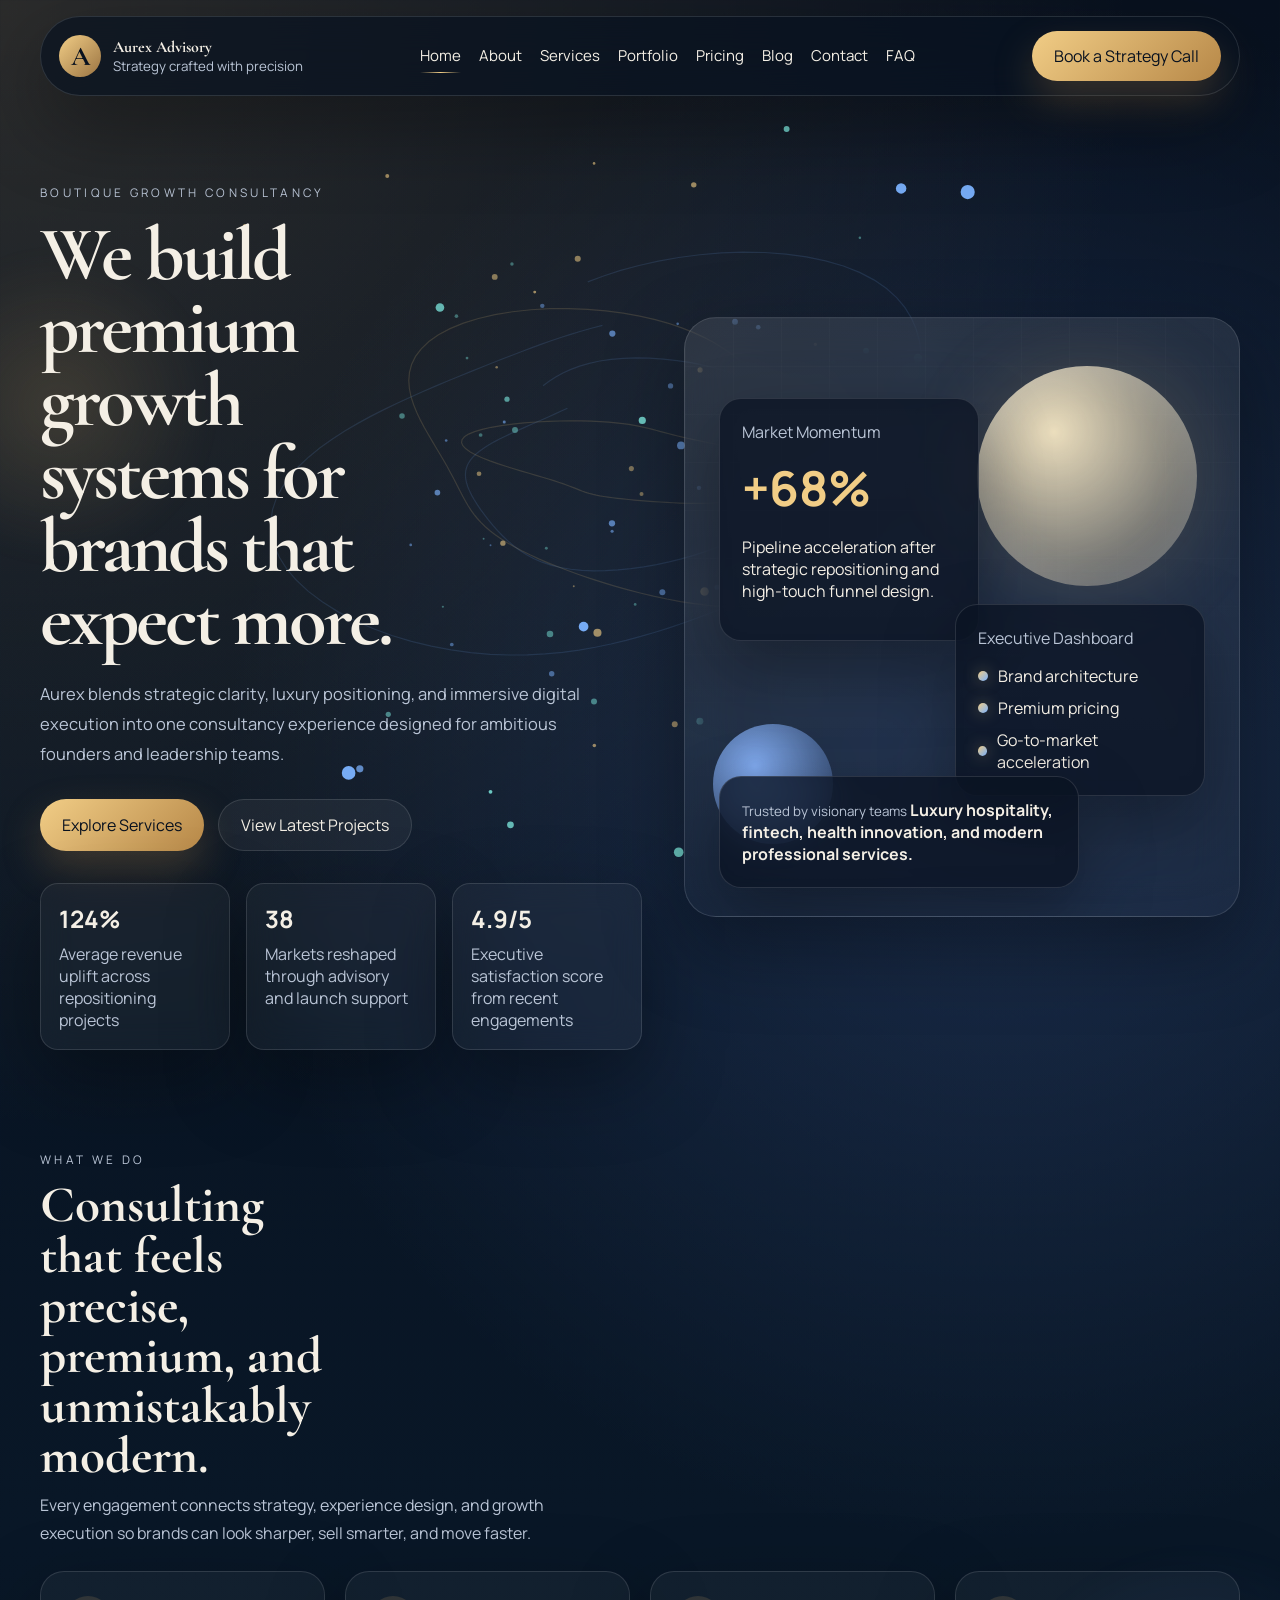
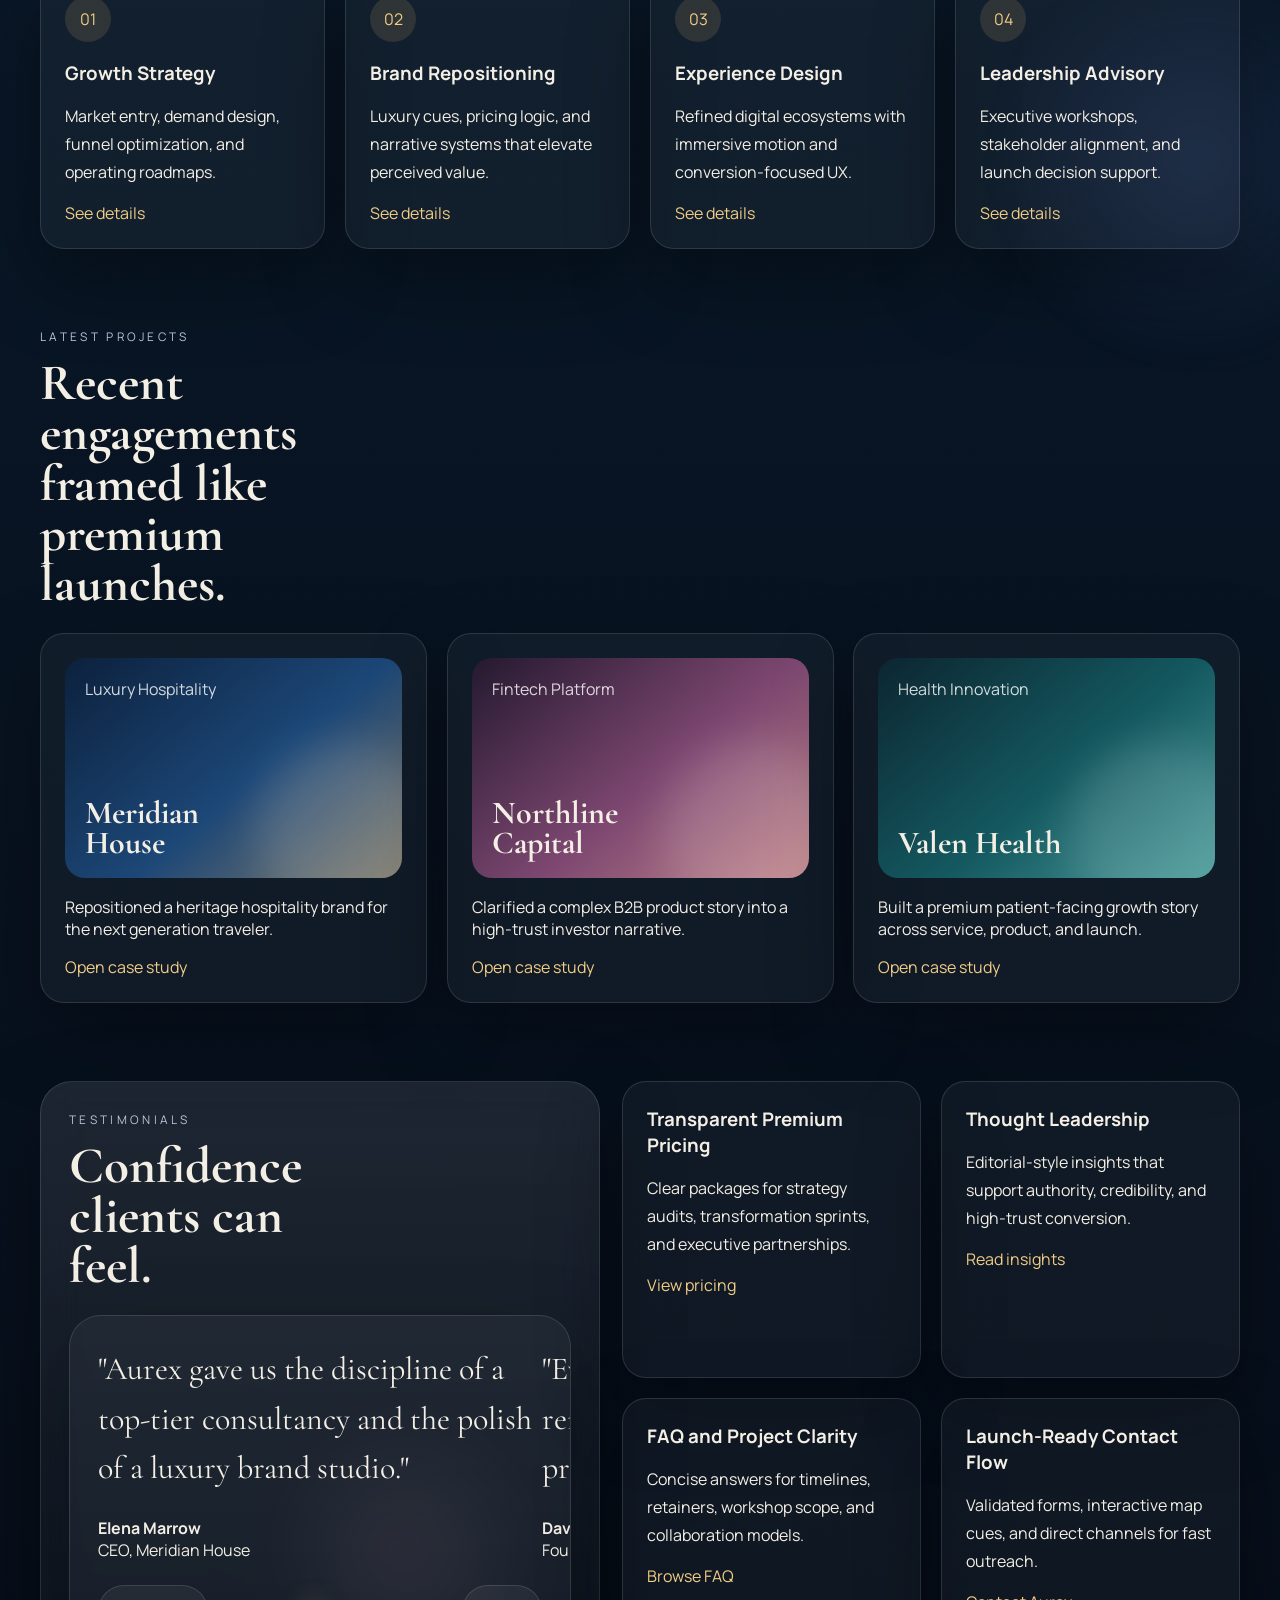
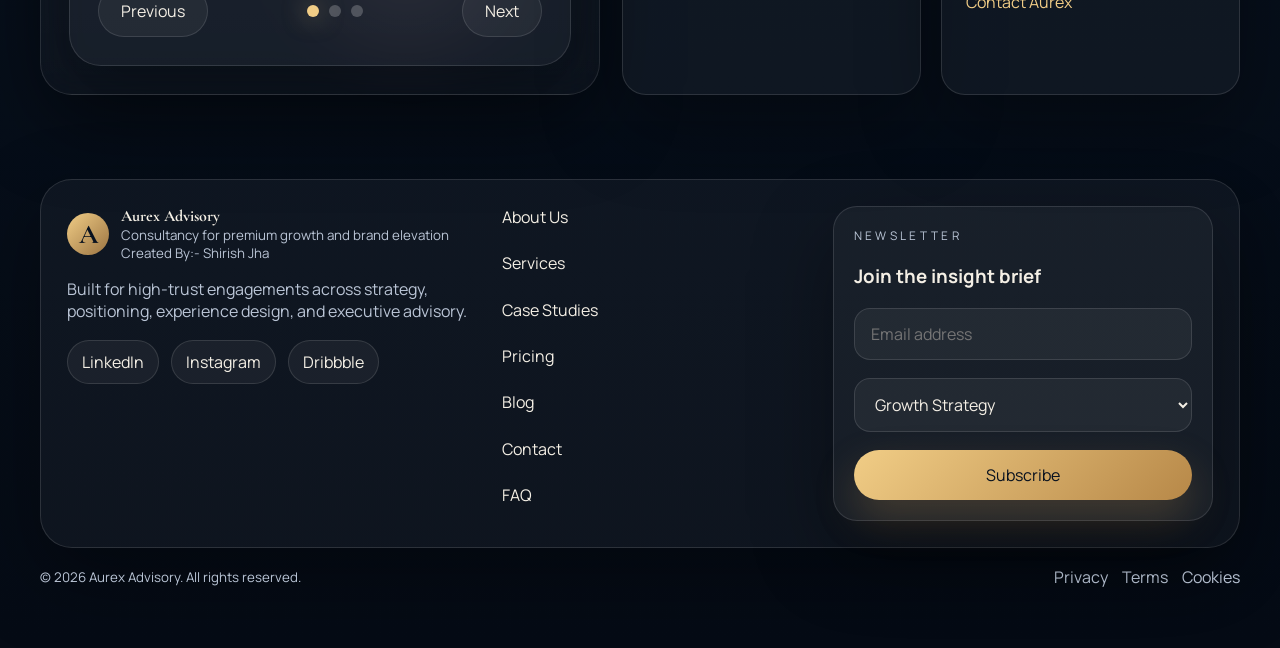
<file: index.html>
<!DOCTYPE html>
<html lang="en">
<head>
  <meta charset="UTF-8">
  <meta name="viewport" content="width=device-width, initial-scale=1.0">
  <title>Aurex Advisory | Premium Consultancy</title>
  <meta name="description" content="A fully interactive, ready-to-publish consultancy website with premium design, immersive motion, and polished multi-page UX.">
  <link rel="preconnect" href="https://fonts.googleapis.com">
  <link rel="preconnect" href="https://fonts.gstatic.com" crossorigin>
  <link href="https://fonts.googleapis.com/css2?family=Cormorant+Garamond:wght@500;600;700&family=Manrope:wght@400;500;600;700;800&display=swap" rel="stylesheet">
  <link rel="stylesheet" href="./index.css">
</head>
<body data-page="home">
  <div class="page-shell">
    <div class="ambient ambient-one" data-parallax data-speed="0.08"></div>
    <div class="ambient ambient-two" data-parallax data-speed="-0.06"></div>
    <div class="ambient ambient-three" data-parallax data-speed="0.12"></div>

    <header class="topbar">
      <a class="brand" href="./index.html">
        <span class="brand-mark">A</span>
        <span class="brand-copy">
          <strong>Aurex Advisory</strong>
          <small>Strategy crafted with precision</small>
        </span>
      </a>
      <nav class="nav">
        <a href="./index.html" data-nav="home">Home</a>
        <a href="./about.html" data-nav="about">About</a>
        <a href="./services.html" data-nav="services">Services</a>
        <a href="./portfolio.html" data-nav="portfolio">Portfolio</a>
        <a href="./pricing.html" data-nav="pricing">Pricing</a>
        <a href="./blog.html" data-nav="blog">Blog</a>
        <a href="./contact.html" data-nav="contact">Contact</a>
        <a href="./faq.html" data-nav="faq">FAQ</a>
      </nav>
      <a class="button magnetic" href="./contact.html">Book a Strategy Call</a>
    </header>

    <main>
      <section class="hero reveal">
        <div>
          <p class="eyebrow">Boutique Growth Consultancy</p>
          <h1>We build premium growth systems for brands that expect more.</h1>
          <p class="lede">
            Aurex blends strategic clarity, luxury positioning, and immersive digital execution into one consultancy experience designed for ambitious founders and leadership teams.
          </p>
          <div class="button-row">
            <a class="button magnetic" href="./services.html">Explore Services</a>
            <a class="button-secondary magnetic" href="./portfolio.html">View Latest Projects</a>
          </div>
          <div class="stat-strip">
            <article class="stat-card">
              <strong>124%</strong>
              <span class="muted">Average revenue uplift across repositioning projects</span>
            </article>
            <article class="stat-card">
              <strong>38</strong>
              <span class="muted">Markets reshaped through advisory and launch support</span>
            </article>
            <article class="stat-card">
              <strong>4.9/5</strong>
              <span class="muted">Executive satisfaction score from recent engagements</span>
            </article>
          </div>
        </div>

        <div class="hero-visual glass-card tilt-card reveal" data-tilt-card>
          <div class="hero-grid"></div>
          <div class="hero-orb hero-orb-large"></div>
          <div class="hero-orb hero-orb-small"></div>
          <div class="hero-panel hero-panel-main">
            <span class="muted">Market Momentum</span>
            <strong>+68%</strong>
            <p>Pipeline acceleration after strategic repositioning and high-touch funnel design.</p>
          </div>
          <div class="hero-panel hero-panel-side">
            <span class="muted">Executive Dashboard</span>
            <ul class="detail-list">
              <li><em></em> Brand architecture</li>
              <li><em></em> Premium pricing</li>
              <li><em></em> Go-to-market acceleration</li>
            </ul>
          </div>
          <div class="hero-badge">
            <small class="muted">Trusted by visionary teams</small>
            <strong>Luxury hospitality, fintech, health innovation, and modern professional services.</strong>
          </div>
        </div>
      </section>

      <section class="section reveal">
        <div class="section-heading">
          <p class="eyebrow">What We Do</p>
          <h2>Consulting that feels precise, premium, and unmistakably modern.</h2>
          <p>Every engagement connects strategy, experience design, and growth execution so brands can look sharper, sell smarter, and move faster.</p>
        </div>
        <div class="service-grid">
          <article class="service-card tilt-card" data-tilt-card>
            <div class="service-icon">01</div>
            <h3>Growth Strategy</h3>
            <p>Market entry, demand design, funnel optimization, and operating roadmaps.</p>
            <a class="button-text magnetic" href="./services.html">See details</a>
          </article>
          <article class="service-card tilt-card" data-tilt-card>
            <div class="service-icon">02</div>
            <h3>Brand Repositioning</h3>
            <p>Luxury cues, pricing logic, and narrative systems that elevate perceived value.</p>
            <a class="button-text magnetic" href="./services.html">See details</a>
          </article>
          <article class="service-card tilt-card" data-tilt-card>
            <div class="service-icon">03</div>
            <h3>Experience Design</h3>
            <p>Refined digital ecosystems with immersive motion and conversion-focused UX.</p>
            <a class="button-text magnetic" href="./services.html">See details</a>
          </article>
          <article class="service-card tilt-card" data-tilt-card>
            <div class="service-icon">04</div>
            <h3>Leadership Advisory</h3>
            <p>Executive workshops, stakeholder alignment, and launch decision support.</p>
            <a class="button-text magnetic" href="./services.html">See details</a>
          </article>
        </div>
      </section>

      <section class="section reveal">
        <div class="section-heading">
          <p class="eyebrow">Latest Projects</p>
          <h2>Recent engagements framed like premium launches.</h2>
        </div>
        <div class="project-grid">
          <article class="project-card tilt-card" data-tilt-card>
            <div class="project-media">
              <span>Luxury Hospitality</span>
              <strong class="project-title">Meridian House</strong>
            </div>
            <p>Repositioned a heritage hospitality brand for the next generation traveler.</p>
            <a class="button-text magnetic" href="./portfolio.html">Open case study</a>
          </article>
          <article class="project-card tilt-card" data-tilt-card>
            <div class="project-media rose">
              <span>Fintech Platform</span>
              <strong class="project-title">Northline Capital</strong>
            </div>
            <p>Clarified a complex B2B product story into a high-trust investor narrative.</p>
            <a class="button-text magnetic" href="./portfolio.html">Open case study</a>
          </article>
          <article class="project-card tilt-card" data-tilt-card>
            <div class="project-media teal">
              <span>Health Innovation</span>
              <strong class="project-title">Valen Health</strong>
            </div>
            <p>Built a premium patient-facing growth story across service, product, and launch.</p>
            <a class="button-text magnetic" href="./portfolio.html">Open case study</a>
          </article>
        </div>
      </section>

      <section class="section reveal">
        <div class="two-column">
          <div class="glass-card" style="padding: 28px;">
            <div class="section-heading">
              <p class="eyebrow">Testimonials</p>
              <h2>Confidence clients can feel.</h2>
            </div>
            <div class="testimonial-shell">
              <div class="testimonial-track" data-testimonial-track>
                <article class="testimonial">
                  <p>"Aurex gave us the discipline of a top-tier consultancy and the polish of a luxury brand studio."</p>
                  <strong>Elena Marrow</strong>
                  <span>CEO, Meridian House</span>
                </article>
                <article class="testimonial">
                  <p>"Every interaction on the new site reinforced trust. It felt alive, precise, and commercially sharp."</p>
                  <strong>David Lin</strong>
                  <span>Founder, Northline Capital</span>
                </article>
                <article class="testimonial">
                  <p>"Their strategy helped us move from generic messaging to a clear premium category position."</p>
                  <strong>Sofia Rahman</strong>
                  <span>CMO, Valen Health</span>
                </article>
              </div>
              <div class="testimonial-controls">
                <button class="carousel-button magnetic" data-carousel="prev">Previous</button>
                <div class="carousel-dots" data-carousel-dots></div>
                <button class="carousel-button magnetic" data-carousel="next">Next</button>
              </div>
            </div>
          </div>

          <div class="card-grid-2">
            <article class="feature-card tilt-card reveal" data-tilt-card>
              <h3>Transparent Premium Pricing</h3>
              <p>Clear packages for strategy audits, transformation sprints, and executive partnerships.</p>
              <a class="button-text magnetic" href="./pricing.html">View pricing</a>
            </article>
            <article class="feature-card tilt-card reveal" data-tilt-card>
              <h3>Thought Leadership</h3>
              <p>Editorial-style insights that support authority, credibility, and high-trust conversion.</p>
              <a class="button-text magnetic" href="./blog.html">Read insights</a>
            </article>
            <article class="feature-card tilt-card reveal" data-tilt-card>
              <h3>FAQ and Project Clarity</h3>
              <p>Concise answers for timelines, retainers, workshop scope, and collaboration models.</p>
              <a class="button-text magnetic" href="./faq.html">Browse FAQ</a>
            </article>
            <article class="feature-card tilt-card reveal" data-tilt-card>
              <h3>Launch-Ready Contact Flow</h3>
              <p>Validated forms, interactive map cues, and direct channels for fast outreach.</p>
              <a class="button-text magnetic" href="./contact.html">Contact Aurex</a>
            </article>
          </div>
        </div>
      </section>
    </main>

    <footer class="footer">
      <div class="footer-grid">
        <div>
          <div class="brand">
            <span class="brand-mark">A</span>
            <span class="brand-copy">
              <strong>Aurex Advisory</strong>
              <small>Consultancy for premium growth and brand elevation</small>
              <small>Created By:- Shirish Jha</small>
            </span>
          </div>
          <p>Built for high-trust engagements across strategy, positioning, experience design, and executive advisory.</p>
          <div class="social-links">
            <a href="#" data-demo-action="LinkedIn opened">LinkedIn</a>
            <a href="#" data-demo-action="Instagram opened">Instagram</a>
            <a href="#" data-demo-action="Dribbble opened">Dribbble</a>
          </div>
        </div>
        <div class="footer-links">
          <a href="./about.html">About Us</a>
          <a href="./services.html">Services</a>
          <a href="./portfolio.html">Case Studies</a>
          <a href="./pricing.html">Pricing</a>
          <a href="./blog.html">Blog</a>
          <a href="./contact.html">Contact</a>
          <a href="./faq.html">FAQ</a>
        </div>
        <div class="newsletter-card" id="footer-newsletter">
          <p class="eyebrow">Newsletter</p>
          <h3>Join the insight brief</h3>
          <form class="newsletter-form" data-newsletter-form>
            <input type="email" placeholder="Email address" aria-label="Email address">
            <select aria-label="Interest area">
              <option>Growth Strategy</option>
              <option>Brand Positioning</option>
              <option>Digital Experience</option>
            </select>
            <button class="button magnetic" type="submit">Subscribe</button>
          </form>
        </div>
      </div>
      <div class="footer-bottom">
        <small>&copy; 2026 Aurex Advisory. All rights reserved.</small>
        <div class="legal-links">
          <a href="#" data-demo-action="Privacy policy preview">Privacy</a>
          <a href="#" data-demo-action="Terms preview">Terms</a>
          <a href="#" data-demo-action="Cookie settings preview">Cookies</a>
        </div>
      </div>
    </footer>

    <div class="toast" data-toast role="status" aria-live="polite"></div>
  </div>
  <script src="./index.js"></script>
</body>
</html>
</file>
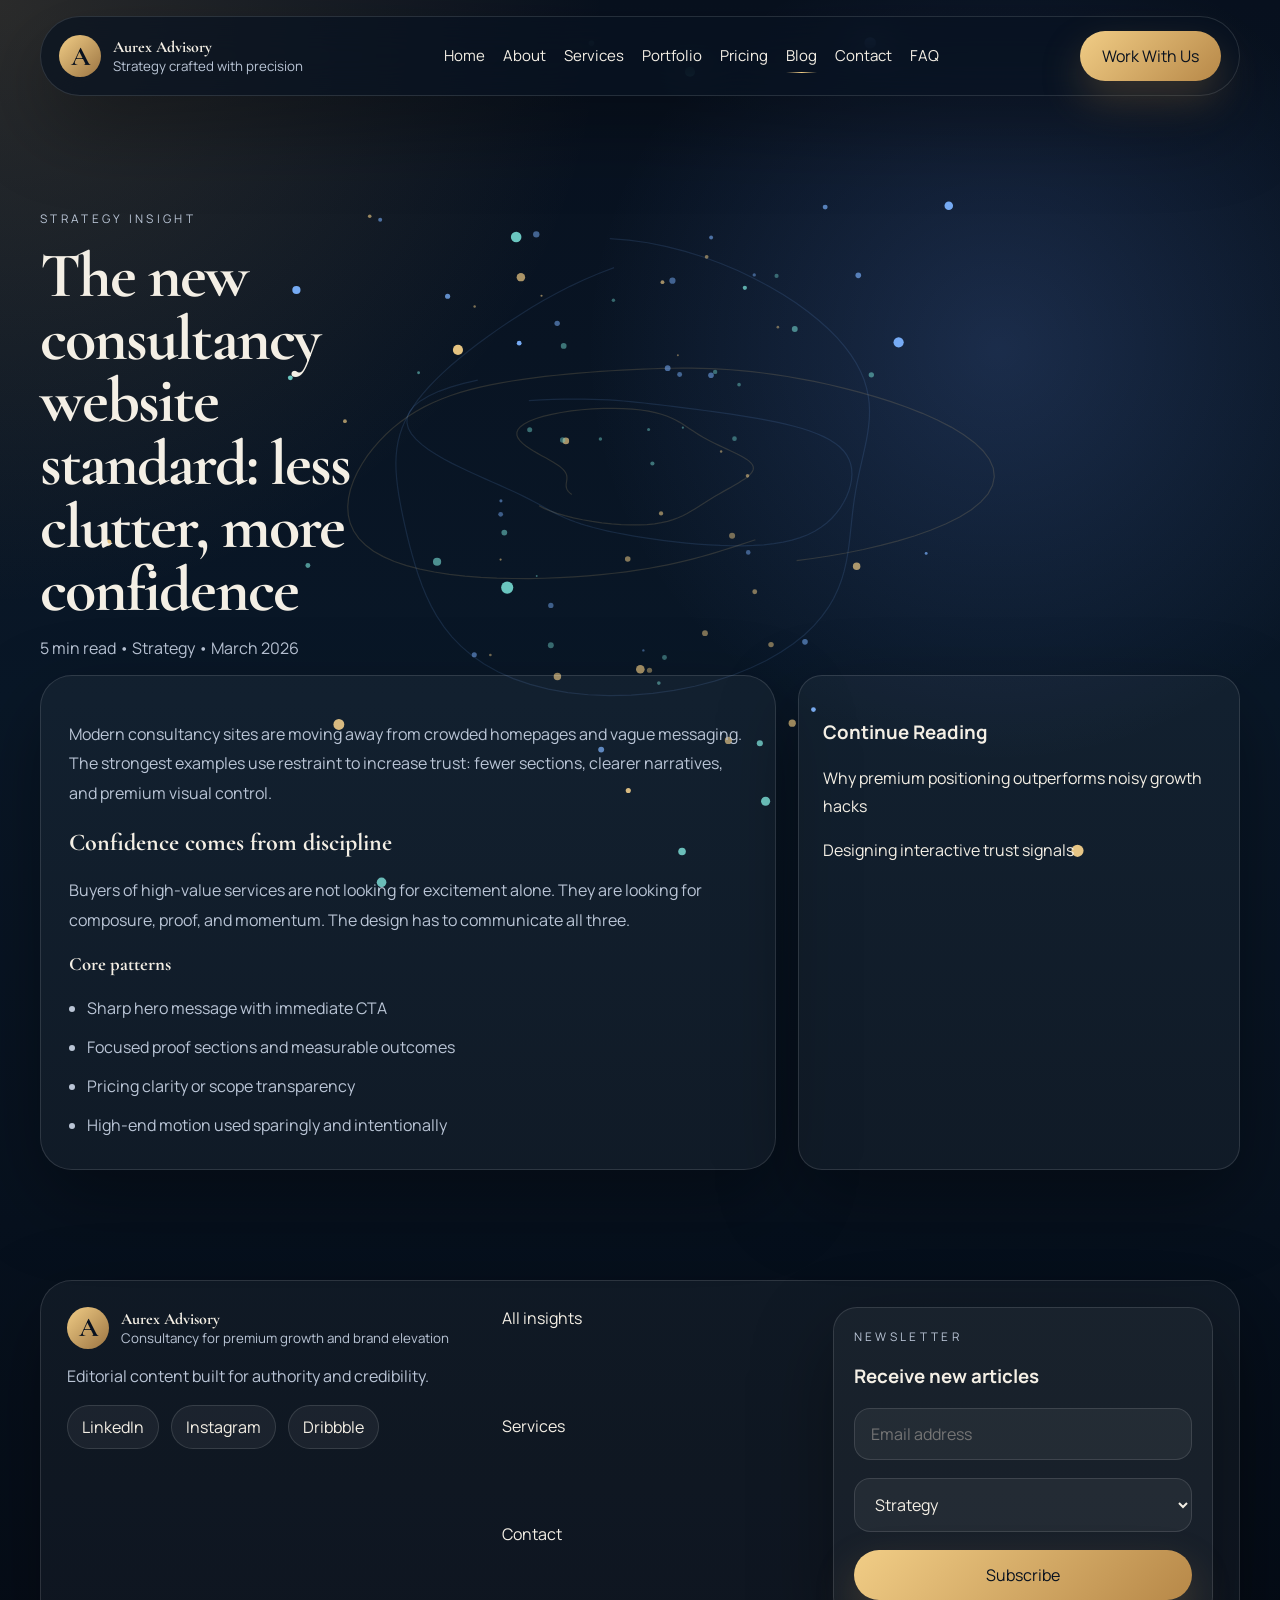
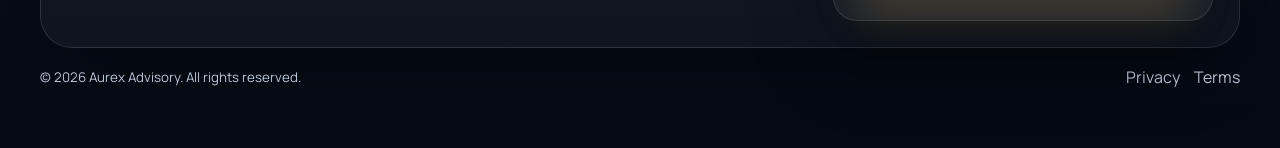
<file: blog-consultancy-standard.html>
<!DOCTYPE html>
<html lang="en">
<head>
  <meta charset="UTF-8">
  <meta name="viewport" content="width=device-width, initial-scale=1.0">
  <title>The New Consultancy Website Standard</title>
  <meta name="description" content="Aurex insight on minimalist consultancy websites and confidence-led design systems.">
  <link rel="preconnect" href="https://fonts.googleapis.com">
  <link rel="preconnect" href="https://fonts.gstatic.com" crossorigin>
  <link href="https://fonts.googleapis.com/css2?family=Cormorant+Garamond:wght@500;600;700&family=Manrope:wght@400;500;600;700;800&display=swap" rel="stylesheet">
  <link rel="stylesheet" href="./index.css">
</head>
<body data-page="blog">
  <div class="page-shell">
    <header class="topbar"><a class="brand" href="./index.html"><span class="brand-mark">A</span><span class="brand-copy"><strong>Aurex Advisory</strong><small>Strategy crafted with precision</small></span></a><nav class="nav"><a href="./index.html" data-nav="home">Home</a><a href="./about.html" data-nav="about">About</a><a href="./services.html" data-nav="services">Services</a><a href="./portfolio.html" data-nav="portfolio">Portfolio</a><a href="./pricing.html" data-nav="pricing">Pricing</a><a href="./blog.html" data-nav="blog">Blog</a><a href="./contact.html" data-nav="contact">Contact</a><a href="./faq.html" data-nav="faq">FAQ</a></nav><a class="button magnetic" href="./contact.html">Work With Us</a></header>
    <main class="article-hero">
      <section class="section reveal">
        <p class="eyebrow">Strategy Insight</p>
        <h1>The new consultancy website standard: less clutter, more confidence</h1>
        <p class="article-meta">5 min read • Strategy • March 2026</p>
        <div class="article-layout">
          <article class="article-body">
            <p>Modern consultancy sites are moving away from crowded homepages and vague messaging. The strongest examples use restraint to increase trust: fewer sections, clearer narratives, and premium visual control.</p>
            <h2>Confidence comes from discipline</h2>
            <p>Buyers of high-value services are not looking for excitement alone. They are looking for composure, proof, and momentum. The design has to communicate all three.</p>
            <h3>Core patterns</h3>
            <ul class="article-list"><li>Sharp hero message with immediate CTA</li><li>Focused proof sections and measurable outcomes</li><li>Pricing clarity or scope transparency</li><li>High-end motion used sparingly and intentionally</li></ul>
          </article>
          <aside class="sticky-card info-card">
            <h3>Continue Reading</h3>
            <p><a href="./blog-premium-positioning.html">Why premium positioning outperforms noisy growth hacks</a></p>
            <p><a href="./blog-trust-signals.html">Designing interactive trust signals</a></p>
          </aside>
        </div>
      </section>
    </main>
    <footer class="footer"><div class="footer-grid"><div><div class="brand"><span class="brand-mark">A</span><span class="brand-copy"><strong>Aurex Advisory</strong><small>Consultancy for premium growth and brand elevation</small></span></div><p>Editorial content built for authority and credibility.</p><div class="social-links"><a href="#" data-demo-action="LinkedIn opened">LinkedIn</a><a href="#" data-demo-action="Instagram opened">Instagram</a><a href="#" data-demo-action="Dribbble opened">Dribbble</a></div></div><div class="footer-links"><a href="./blog.html">All insights</a><a href="./services.html">Services</a><a href="./contact.html">Contact</a></div><div class="newsletter-card"><p class="eyebrow">Newsletter</p><h3>Receive new articles</h3><form class="newsletter-form" data-newsletter-form><input type="email" placeholder="Email address" aria-label="Email address"><select aria-label="Interest"><option>Strategy</option><option>Branding</option><option>Experience</option></select><button class="button magnetic" type="submit">Subscribe</button></form></div></div><div class="footer-bottom"><small>&copy; 2026 Aurex Advisory. All rights reserved.</small><div class="legal-links"><a href="#" data-demo-action="Privacy policy preview">Privacy</a><a href="#" data-demo-action="Terms preview">Terms</a></div></div></footer>
    <div class="toast" data-toast role="status" aria-live="polite"></div>
  </div>
  <script src="./index.js"></script>
</body>
</html>
</file>
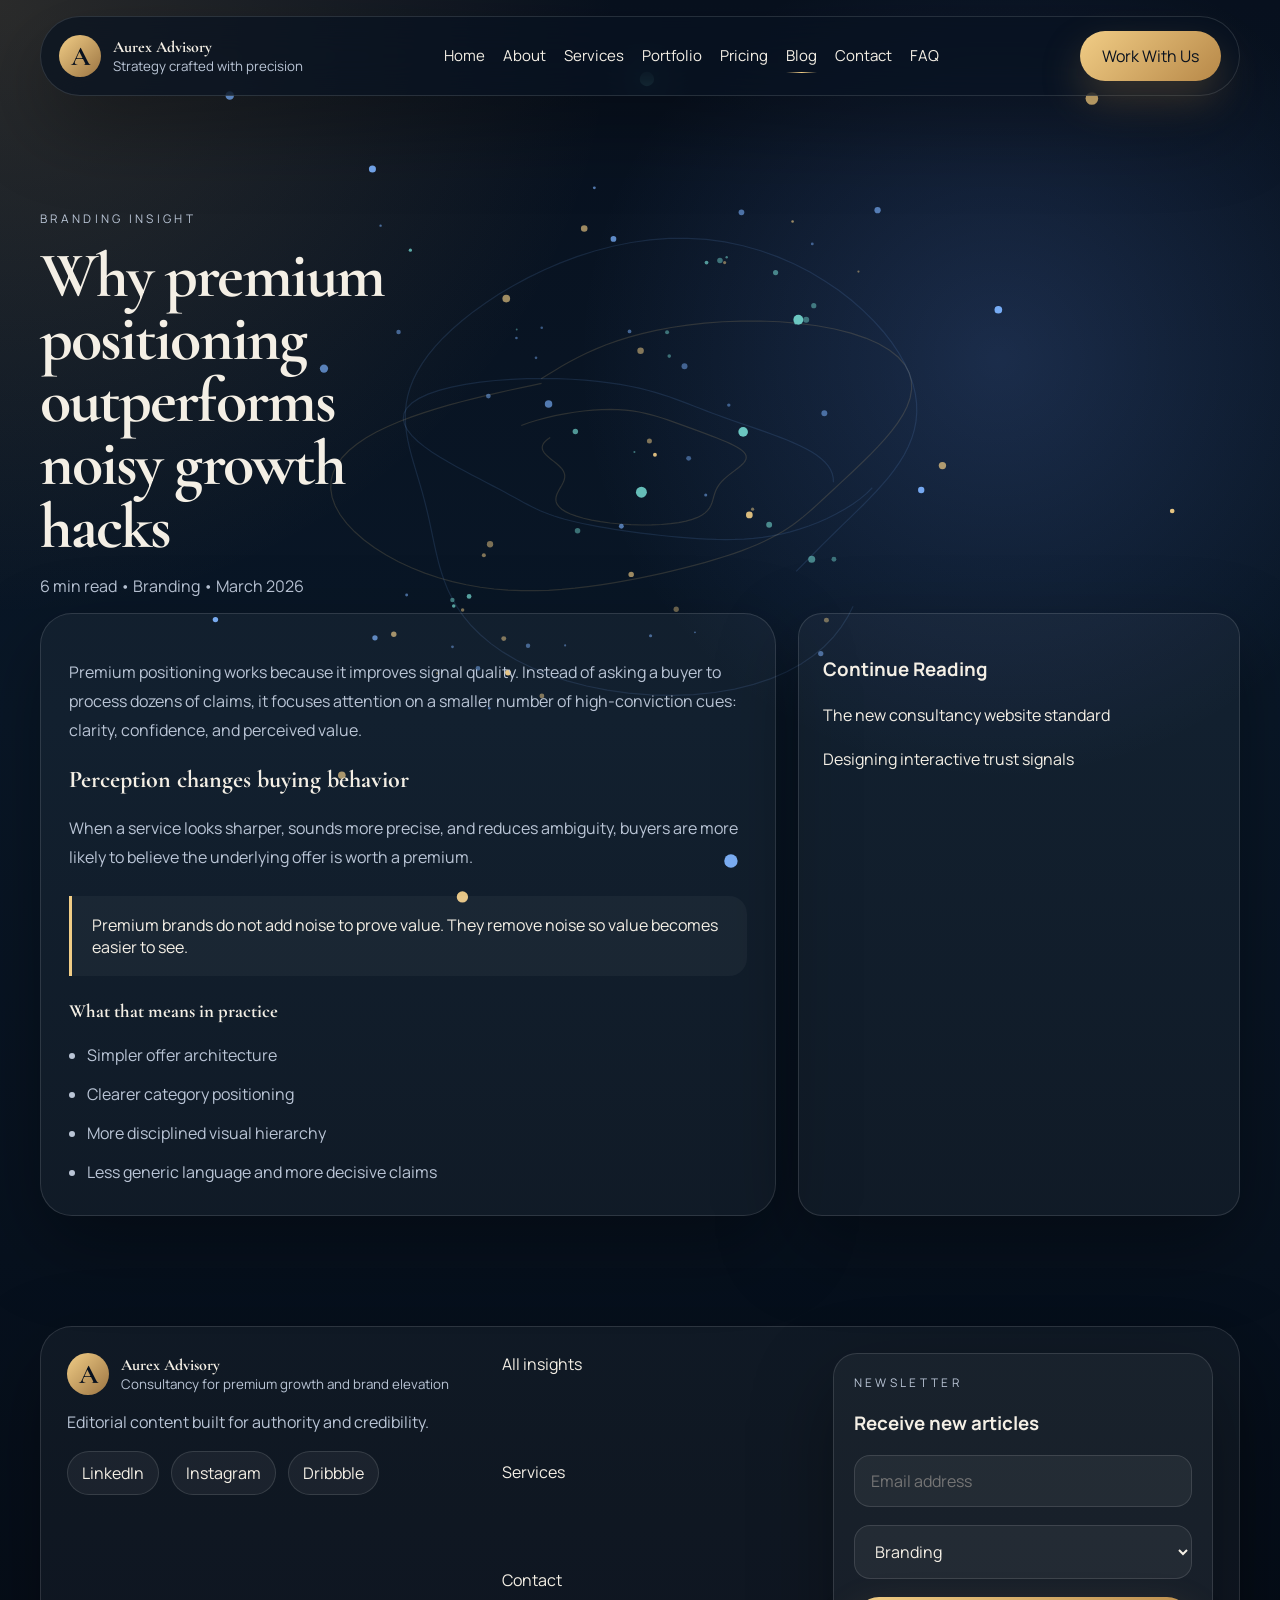
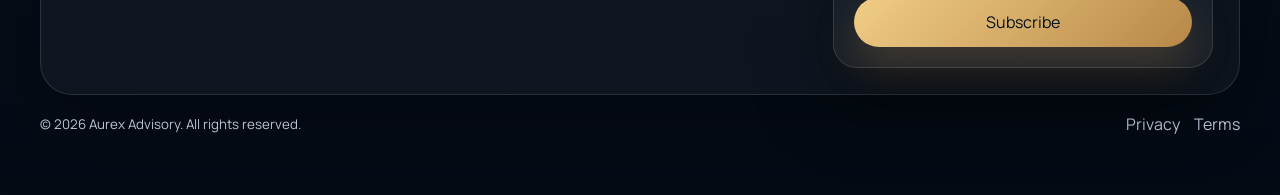
<file: blog-premium-positioning.html>
<!DOCTYPE html>
<html lang="en">
<head>
  <meta charset="UTF-8">
  <meta name="viewport" content="width=device-width, initial-scale=1.0">
  <title>Why Premium Positioning Outperforms Noisy Growth Hacks</title>
  <meta name="description" content="Aurex Advisory insight on premium positioning and perceived value.">
  <link rel="preconnect" href="https://fonts.googleapis.com">
  <link rel="preconnect" href="https://fonts.gstatic.com" crossorigin>
  <link href="https://fonts.googleapis.com/css2?family=Cormorant+Garamond:wght@500;600;700&family=Manrope:wght@400;500;600;700;800&display=swap" rel="stylesheet">
  <link rel="stylesheet" href="./index.css">
</head>
<body data-page="blog">
  <div class="page-shell">
    <header class="topbar"><a class="brand" href="./index.html"><span class="brand-mark">A</span><span class="brand-copy"><strong>Aurex Advisory</strong><small>Strategy crafted with precision</small></span></a><nav class="nav"><a href="./index.html" data-nav="home">Home</a><a href="./about.html" data-nav="about">About</a><a href="./services.html" data-nav="services">Services</a><a href="./portfolio.html" data-nav="portfolio">Portfolio</a><a href="./pricing.html" data-nav="pricing">Pricing</a><a href="./blog.html" data-nav="blog">Blog</a><a href="./contact.html" data-nav="contact">Contact</a><a href="./faq.html" data-nav="faq">FAQ</a></nav><a class="button magnetic" href="./contact.html">Work With Us</a></header>
    <main class="article-hero">
      <section class="section reveal">
        <p class="eyebrow">Branding Insight</p>
        <h1>Why premium positioning outperforms noisy growth hacks</h1>
        <p class="article-meta">6 min read • Branding • March 2026</p>
        <div class="article-layout">
          <article class="article-body">
            <p>Premium positioning works because it improves signal quality. Instead of asking a buyer to process dozens of claims, it focuses attention on a smaller number of high-conviction cues: clarity, confidence, and perceived value.</p>
            <h2>Perception changes buying behavior</h2>
            <p>When a service looks sharper, sounds more precise, and reduces ambiguity, buyers are more likely to believe the underlying offer is worth a premium.</p>
            <blockquote>Premium brands do not add noise to prove value. They remove noise so value becomes easier to see.</blockquote>
            <h3>What that means in practice</h3>
            <ul class="article-list"><li>Simpler offer architecture</li><li>Clearer category positioning</li><li>More disciplined visual hierarchy</li><li>Less generic language and more decisive claims</li></ul>
          </article>
          <aside class="sticky-card info-card">
            <h3>Continue Reading</h3>
            <p><a href="./blog-consultancy-standard.html">The new consultancy website standard</a></p>
            <p><a href="./blog-trust-signals.html">Designing interactive trust signals</a></p>
          </aside>
        </div>
      </section>
    </main>
    <footer class="footer"><div class="footer-grid"><div><div class="brand"><span class="brand-mark">A</span><span class="brand-copy"><strong>Aurex Advisory</strong><small>Consultancy for premium growth and brand elevation</small></span></div><p>Editorial content built for authority and credibility.</p><div class="social-links"><a href="#" data-demo-action="LinkedIn opened">LinkedIn</a><a href="#" data-demo-action="Instagram opened">Instagram</a><a href="#" data-demo-action="Dribbble opened">Dribbble</a></div></div><div class="footer-links"><a href="./blog.html">All insights</a><a href="./services.html">Services</a><a href="./contact.html">Contact</a></div><div class="newsletter-card"><p class="eyebrow">Newsletter</p><h3>Receive new articles</h3><form class="newsletter-form" data-newsletter-form><input type="email" placeholder="Email address" aria-label="Email address"><select aria-label="Interest"><option>Branding</option><option>Strategy</option><option>Experience</option></select><button class="button magnetic" type="submit">Subscribe</button></form></div></div><div class="footer-bottom"><small>&copy; 2026 Aurex Advisory. All rights reserved.</small><div class="legal-links"><a href="#" data-demo-action="Privacy policy preview">Privacy</a><a href="#" data-demo-action="Terms preview">Terms</a></div></div></footer>
    <div class="toast" data-toast role="status" aria-live="polite"></div>
  </div>
  <script src="./index.js"></script>
</body>
</html>
</file>
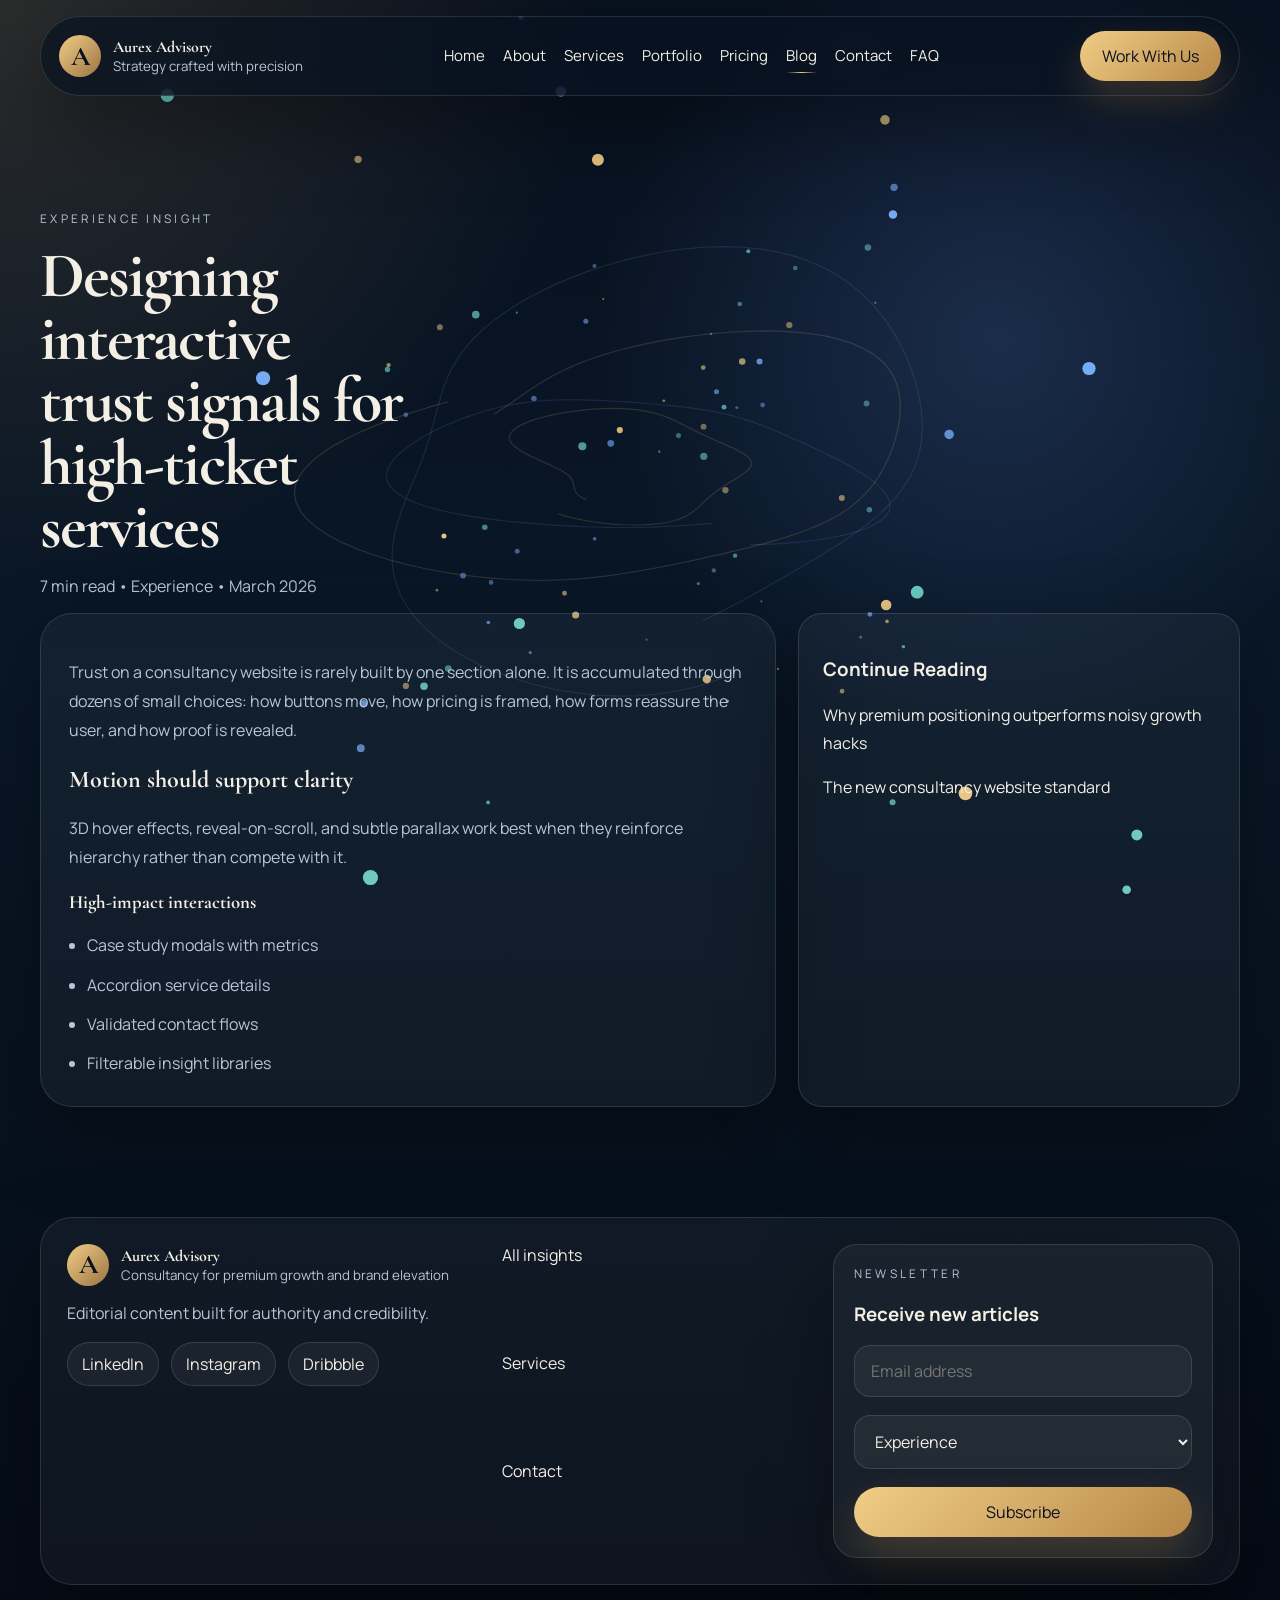
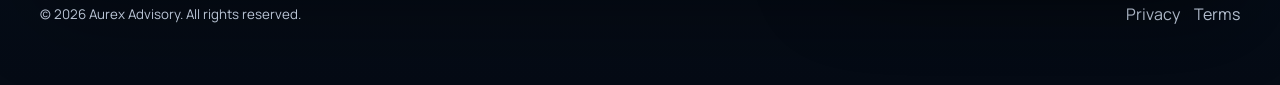
<file: blog-trust-signals.html>
<!DOCTYPE html>
<html lang="en">
<head>
  <meta charset="UTF-8">
  <meta name="viewport" content="width=device-width, initial-scale=1.0">
  <title>Designing Interactive Trust Signals</title>
  <meta name="description" content="Aurex insight on interactive trust signals for high-ticket services.">
  <link rel="preconnect" href="https://fonts.googleapis.com">
  <link rel="preconnect" href="https://fonts.gstatic.com" crossorigin>
  <link href="https://fonts.googleapis.com/css2?family=Cormorant+Garamond:wght@500;600;700&family=Manrope:wght@400;500;600;700;800&display=swap" rel="stylesheet">
  <link rel="stylesheet" href="./index.css">
</head>
<body data-page="blog">
  <div class="page-shell">
    <header class="topbar"><a class="brand" href="./index.html"><span class="brand-mark">A</span><span class="brand-copy"><strong>Aurex Advisory</strong><small>Strategy crafted with precision</small></span></a><nav class="nav"><a href="./index.html" data-nav="home">Home</a><a href="./about.html" data-nav="about">About</a><a href="./services.html" data-nav="services">Services</a><a href="./portfolio.html" data-nav="portfolio">Portfolio</a><a href="./pricing.html" data-nav="pricing">Pricing</a><a href="./blog.html" data-nav="blog">Blog</a><a href="./contact.html" data-nav="contact">Contact</a><a href="./faq.html" data-nav="faq">FAQ</a></nav><a class="button magnetic" href="./contact.html">Work With Us</a></header>
    <main class="article-hero">
      <section class="section reveal">
        <p class="eyebrow">Experience Insight</p>
        <h1>Designing interactive trust signals for high-ticket services</h1>
        <p class="article-meta">7 min read • Experience • March 2026</p>
        <div class="article-layout">
          <article class="article-body">
            <p>Trust on a consultancy website is rarely built by one section alone. It is accumulated through dozens of small choices: how buttons move, how pricing is framed, how forms reassure the user, and how proof is revealed.</p>
            <h2>Motion should support clarity</h2>
            <p>3D hover effects, reveal-on-scroll, and subtle parallax work best when they reinforce hierarchy rather than compete with it.</p>
            <h3>High-impact interactions</h3>
            <ul class="article-list"><li>Case study modals with metrics</li><li>Accordion service details</li><li>Validated contact flows</li><li>Filterable insight libraries</li></ul>
          </article>
          <aside class="sticky-card info-card">
            <h3>Continue Reading</h3>
            <p><a href="./blog-premium-positioning.html">Why premium positioning outperforms noisy growth hacks</a></p>
            <p><a href="./blog-consultancy-standard.html">The new consultancy website standard</a></p>
          </aside>
        </div>
      </section>
    </main>
    <footer class="footer"><div class="footer-grid"><div><div class="brand"><span class="brand-mark">A</span><span class="brand-copy"><strong>Aurex Advisory</strong><small>Consultancy for premium growth and brand elevation</small></span></div><p>Editorial content built for authority and credibility.</p><div class="social-links"><a href="#" data-demo-action="LinkedIn opened">LinkedIn</a><a href="#" data-demo-action="Instagram opened">Instagram</a><a href="#" data-demo-action="Dribbble opened">Dribbble</a></div></div><div class="footer-links"><a href="./blog.html">All insights</a><a href="./services.html">Services</a><a href="./contact.html">Contact</a></div><div class="newsletter-card"><p class="eyebrow">Newsletter</p><h3>Receive new articles</h3><form class="newsletter-form" data-newsletter-form><input type="email" placeholder="Email address" aria-label="Email address"><select aria-label="Interest"><option>Experience</option><option>Strategy</option><option>Branding</option></select><button class="button magnetic" type="submit">Subscribe</button></form></div></div><div class="footer-bottom"><small>&copy; 2026 Aurex Advisory. All rights reserved.</small><div class="legal-links"><a href="#" data-demo-action="Privacy policy preview">Privacy</a><a href="#" data-demo-action="Terms preview">Terms</a></div></div></footer>
    <div class="toast" data-toast role="status" aria-live="polite"></div>
  </div>
  <script src="./index.js"></script>
</body>
</html>
</file>
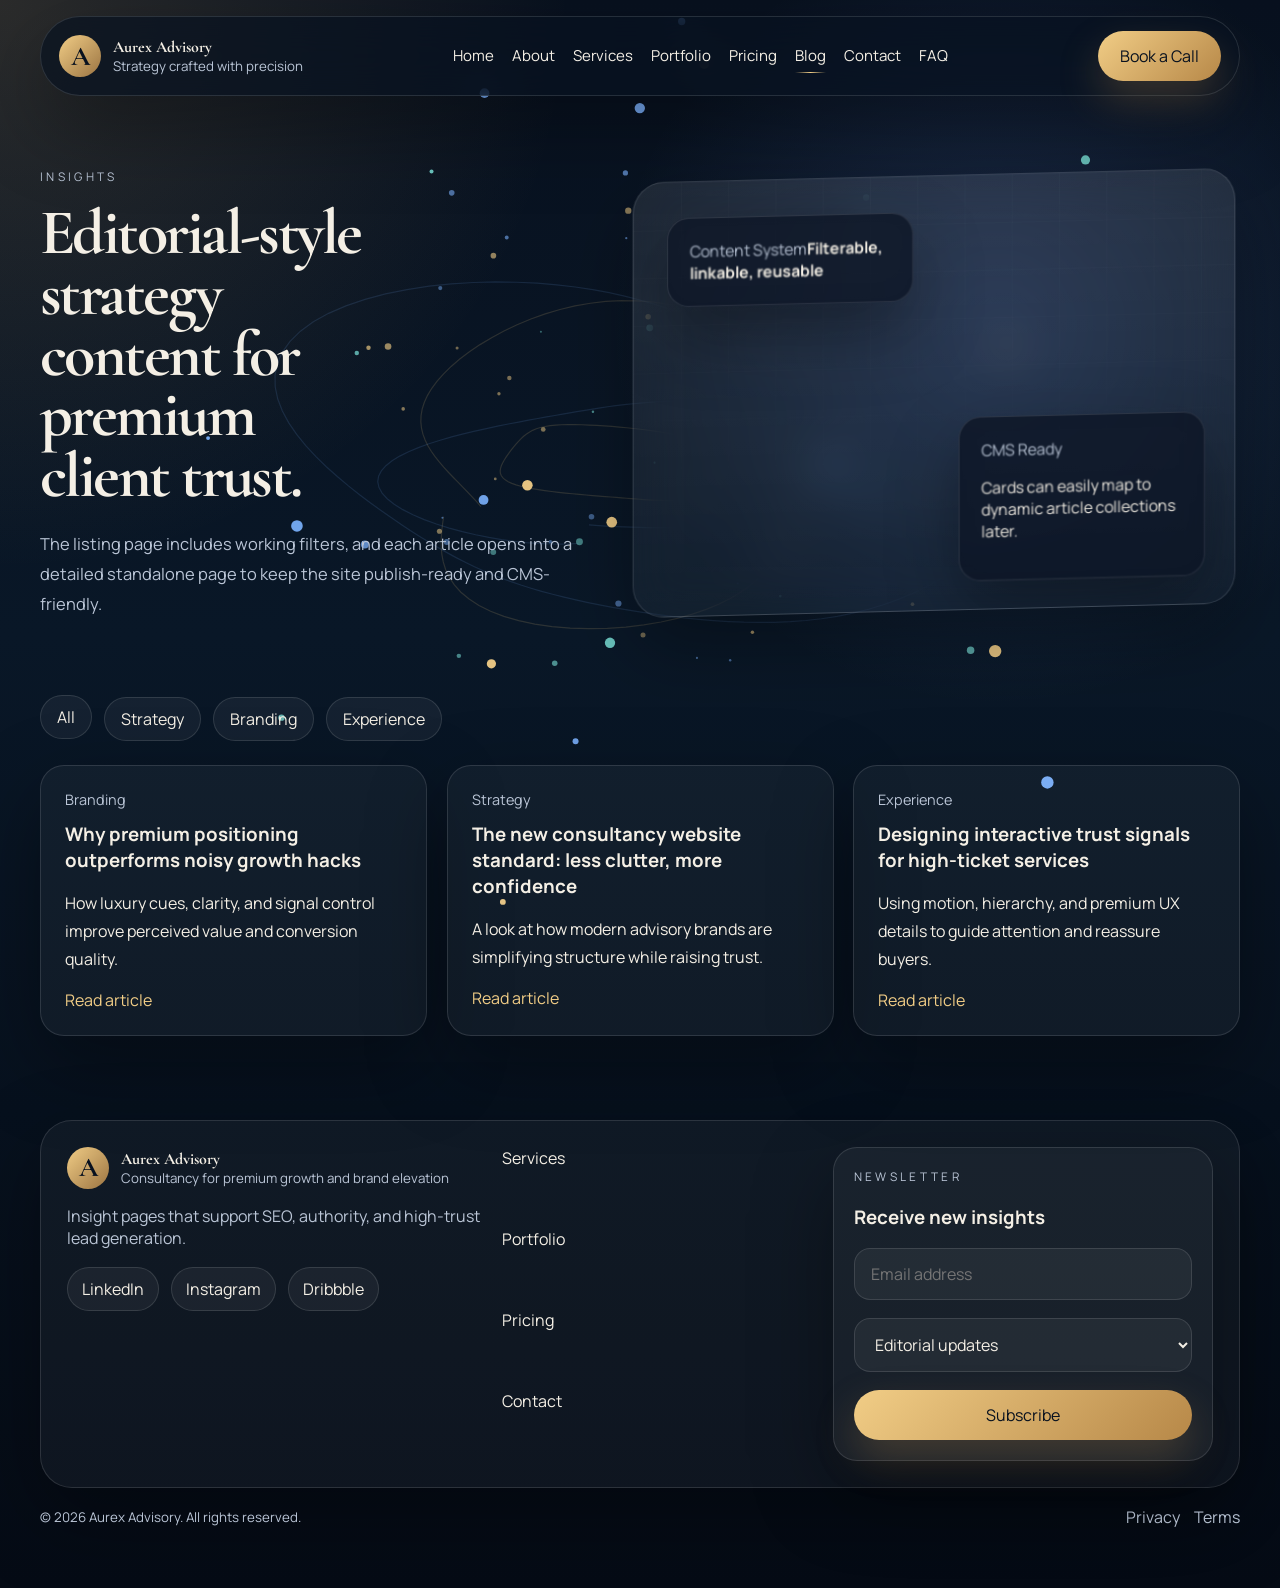
<file: blog.html>
<!DOCTYPE html>
<html lang="en">
<head>
  <meta charset="UTF-8">
  <meta name="viewport" content="width=device-width, initial-scale=1.0">
  <title>Blog & Insights | Aurex Advisory</title>
  <meta name="description" content="Consultancy insights with working category filters and individual article pages.">
  <link rel="preconnect" href="https://fonts.googleapis.com">
  <link rel="preconnect" href="https://fonts.gstatic.com" crossorigin>
  <link href="https://fonts.googleapis.com/css2?family=Cormorant+Garamond:wght@500;600;700&family=Manrope:wght@400;500;600;700;800&display=swap" rel="stylesheet">
  <link rel="stylesheet" href="./index.css">
</head>
<body data-page="blog">
  <div class="page-shell">
    <header class="topbar">
      <a class="brand" href="./index.html"><span class="brand-mark">A</span><span class="brand-copy"><strong>Aurex Advisory</strong><small>Strategy crafted with precision</small></span></a>
      <nav class="nav">
        <a href="./index.html" data-nav="home">Home</a><a href="./about.html" data-nav="about">About</a><a href="./services.html" data-nav="services">Services</a><a href="./portfolio.html" data-nav="portfolio">Portfolio</a><a href="./pricing.html" data-nav="pricing">Pricing</a><a href="./blog.html" data-nav="blog">Blog</a><a href="./contact.html" data-nav="contact">Contact</a><a href="./faq.html" data-nav="faq">FAQ</a>
      </nav>
      <a class="button magnetic" href="./contact.html">Book a Call</a>
    </header>
    <main>
      <section class="page-hero reveal">
        <div>
          <p class="eyebrow">Insights</p>
          <h1>Editorial-style strategy content for premium client trust.</h1>
          <p class="lede">The listing page includes working filters, and each article opens into a detailed standalone page to keep the site publish-ready and CMS-friendly.</p>
        </div>
        <div class="page-visual glass-card tilt-card" data-tilt-card>
          <div class="hero-grid"></div>
          <div class="visual-panel top"><span class="muted">Content System</span><strong>Filterable, linkable, reusable</strong></div>
          <div class="visual-panel bottom"><span class="muted">CMS Ready</span><p>Cards can easily map to dynamic article collections later.</p></div>
        </div>
      </section>

      <section class="section reveal">
        <div class="filter-row" data-filter-group>
          <button class="filter-button active" data-filter-button="all" type="button">All</button>
          <button class="filter-button" data-filter-button="strategy" type="button">Strategy</button>
          <button class="filter-button" data-filter-button="branding" type="button">Branding</button>
          <button class="filter-button" data-filter-button="experience" type="button">Experience</button>
        </div>
        <div class="blog-grid">
          <article class="article-card tilt-card" data-tilt-card data-filter-item="branding">
            <span class="meta-line">Branding</span>
            <h3>Why premium positioning outperforms noisy growth hacks</h3>
            <p>How luxury cues, clarity, and signal control improve perceived value and conversion quality.</p>
            <a class="button-text magnetic" href="./blog-premium-positioning.html">Read article</a>
          </article>
          <article class="article-card tilt-card" data-tilt-card data-filter-item="strategy">
            <span class="meta-line">Strategy</span>
            <h3>The new consultancy website standard: less clutter, more confidence</h3>
            <p>A look at how modern advisory brands are simplifying structure while raising trust.</p>
            <a class="button-text magnetic" href="./blog-consultancy-standard.html">Read article</a>
          </article>
          <article class="article-card tilt-card" data-tilt-card data-filter-item="experience">
            <span class="meta-line">Experience</span>
            <h3>Designing interactive trust signals for high-ticket services</h3>
            <p>Using motion, hierarchy, and premium UX details to guide attention and reassure buyers.</p>
            <a class="button-text magnetic" href="./blog-trust-signals.html">Read article</a>
          </article>
        </div>
      </section>
    </main>
    <footer class="footer">
      <div class="footer-grid">
        <div><div class="brand"><span class="brand-mark">A</span><span class="brand-copy"><strong>Aurex Advisory</strong><small>Consultancy for premium growth and brand elevation</small></span></div><p>Insight pages that support SEO, authority, and high-trust lead generation.</p><div class="social-links"><a href="#" data-demo-action="LinkedIn opened">LinkedIn</a><a href="#" data-demo-action="Instagram opened">Instagram</a><a href="#" data-demo-action="Dribbble opened">Dribbble</a></div></div>
        <div class="footer-links"><a href="./services.html">Services</a><a href="./portfolio.html">Portfolio</a><a href="./pricing.html">Pricing</a><a href="./contact.html">Contact</a></div>
        <div class="newsletter-card"><p class="eyebrow">Newsletter</p><h3>Receive new insights</h3><form class="newsletter-form" data-newsletter-form><input type="email" placeholder="Email address" aria-label="Email address"><select aria-label="Interest"><option>Editorial updates</option><option>Strategy</option><option>Experience design</option></select><button class="button magnetic" type="submit">Subscribe</button></form></div>
      </div>
      <div class="footer-bottom"><small>&copy; 2026 Aurex Advisory. All rights reserved.</small><div class="legal-links"><a href="#" data-demo-action="Privacy policy preview">Privacy</a><a href="#" data-demo-action="Terms preview">Terms</a></div></div>
    </footer>
    <div class="toast" data-toast role="status" aria-live="polite"></div>
  </div>
  <script src="./index.js"></script>
</body>
</html>
</file>
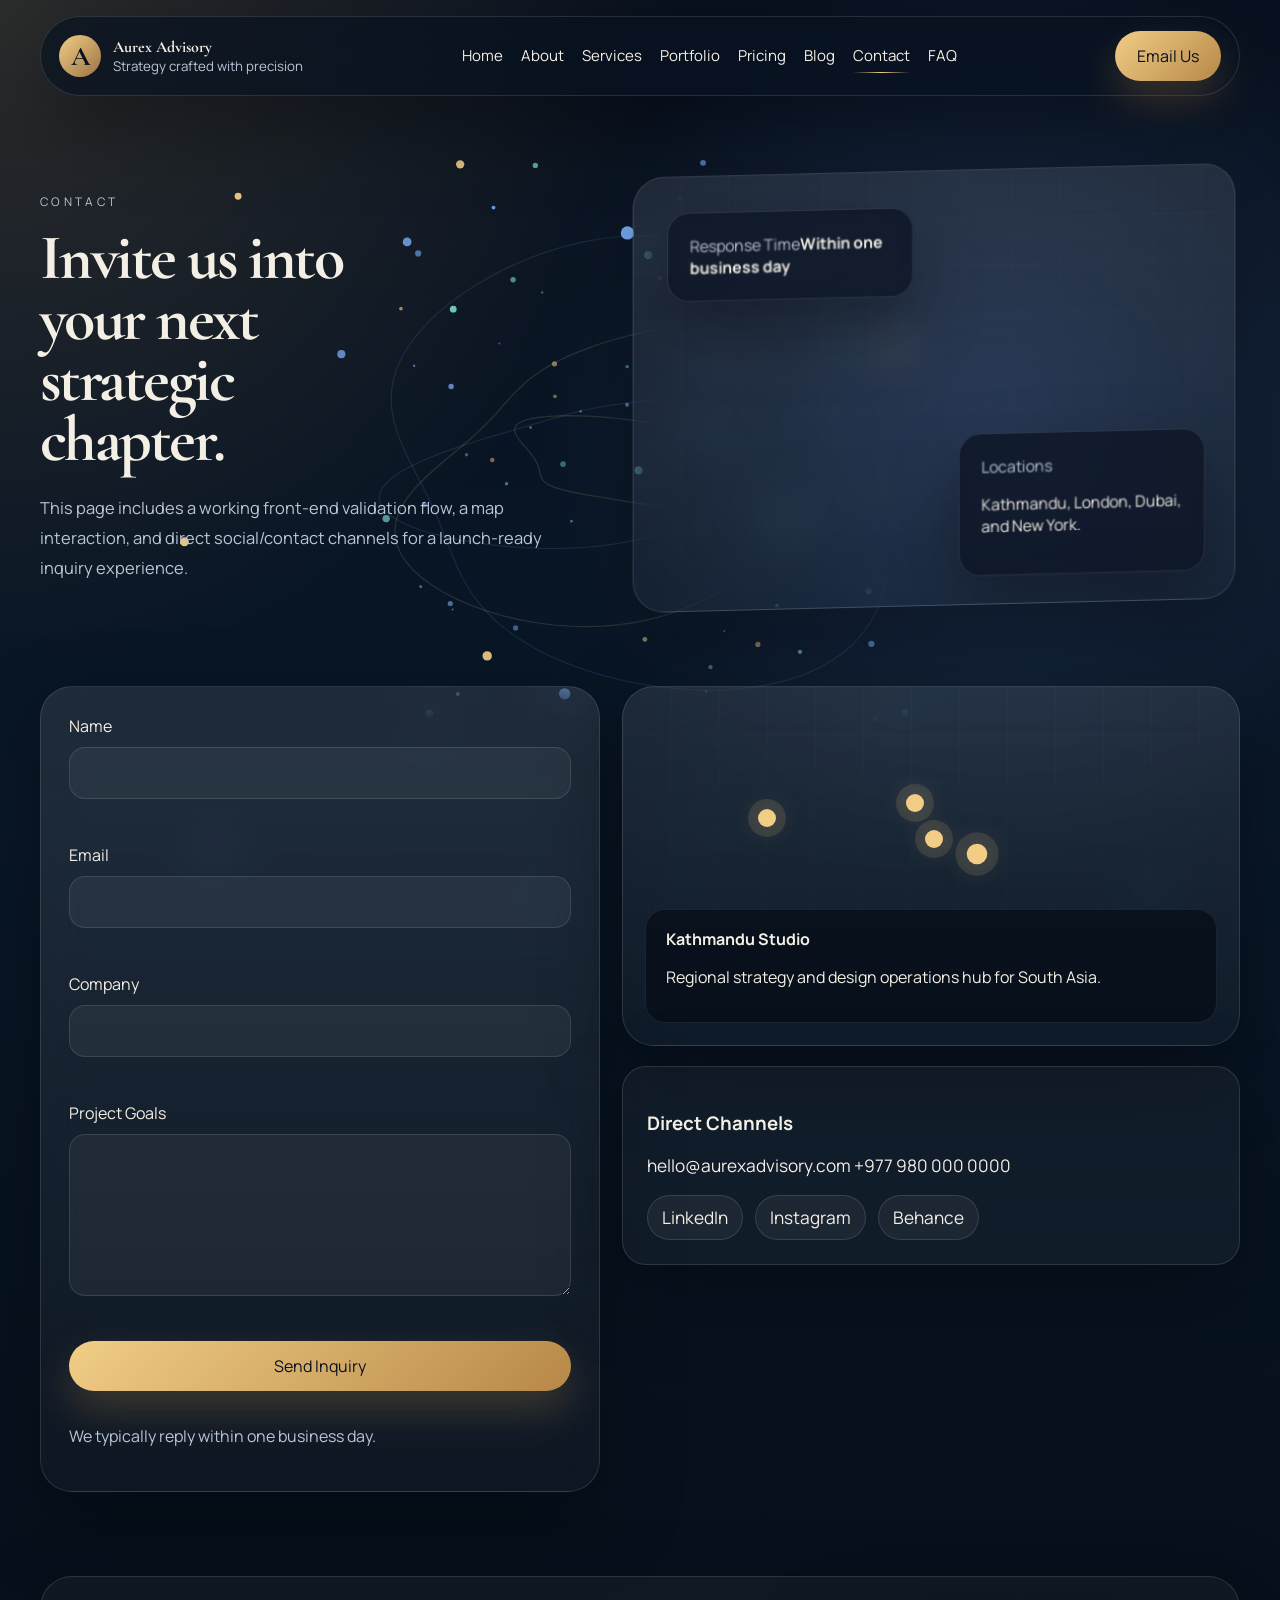
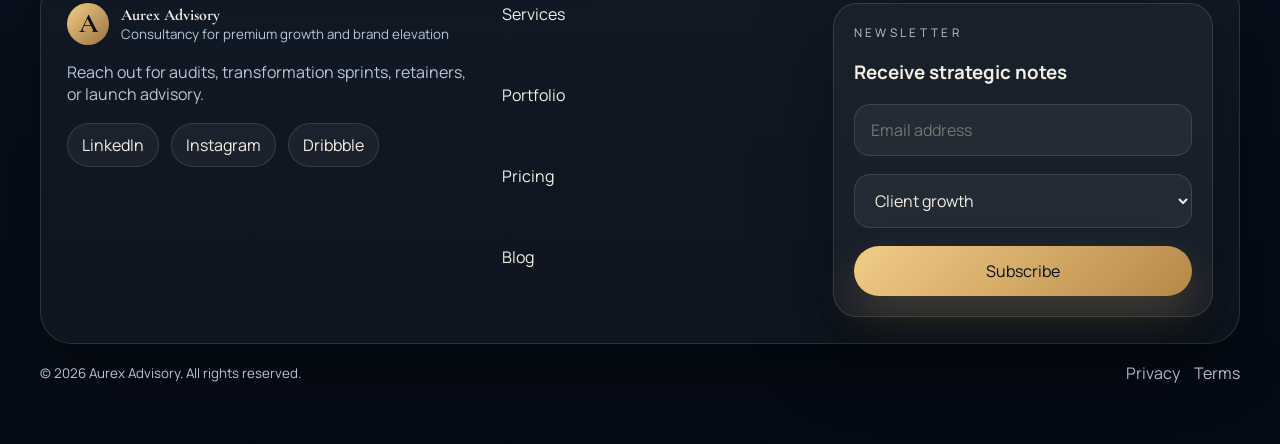
<file: contact.html>
<!DOCTYPE html>
<html lang="en">
<head>
  <meta charset="UTF-8">
  <meta name="viewport" content="width=device-width, initial-scale=1.0">
  <title>Contact | Aurex Advisory</title>
  <meta name="description" content="Contact Aurex Advisory with a validated contact form, interactive map, and social links.">
  <link rel="preconnect" href="https://fonts.googleapis.com">
  <link rel="preconnect" href="https://fonts.gstatic.com" crossorigin>
  <link href="https://fonts.googleapis.com/css2?family=Cormorant+Garamond:wght@500;600;700&family=Manrope:wght@400;500;600;700;800&display=swap" rel="stylesheet">
  <link rel="stylesheet" href="./index.css">
</head>
<body data-page="contact">
  <div class="page-shell">
    <header class="topbar">
      <a class="brand" href="./index.html"><span class="brand-mark">A</span><span class="brand-copy"><strong>Aurex Advisory</strong><small>Strategy crafted with precision</small></span></a>
      <nav class="nav">
        <a href="./index.html" data-nav="home">Home</a><a href="./about.html" data-nav="about">About</a><a href="./services.html" data-nav="services">Services</a><a href="./portfolio.html" data-nav="portfolio">Portfolio</a><a href="./pricing.html" data-nav="pricing">Pricing</a><a href="./blog.html" data-nav="blog">Blog</a><a href="./contact.html" data-nav="contact">Contact</a><a href="./faq.html" data-nav="faq">FAQ</a>
      </nav>
      <a class="button magnetic" href="mailto:hello@aurexadvisory.com">Email Us</a>
    </header>
    <main>
      <section class="page-hero reveal">
        <div>
          <p class="eyebrow">Contact</p>
          <h1>Invite us into your next strategic chapter.</h1>
          <p class="lede">This page includes a working front-end validation flow, a map interaction, and direct social/contact channels for a launch-ready inquiry experience.</p>
        </div>
        <div class="page-visual glass-card tilt-card" data-tilt-card>
          <div class="hero-grid"></div>
          <div class="visual-panel top"><span class="muted">Response Time</span><strong>Within one business day</strong></div>
          <div class="visual-panel bottom"><span class="muted">Locations</span><p>Kathmandu, London, Dubai, and New York.</p></div>
        </div>
      </section>

      <section class="section reveal">
        <div class="contact-layout">
          <form class="contact-form glass-card" data-contact-form novalidate>
            <div class="field"><label for="name">Name</label><input id="name" name="name" type="text" data-required><span class="field-error"></span></div>
            <div class="field"><label for="email">Email</label><input id="email" name="email" type="email" data-required><span class="field-error"></span></div>
            <div class="field"><label for="company">Company</label><input id="company" name="company" type="text" data-required><span class="field-error"></span></div>
            <div class="field"><label for="message">Project Goals</label><textarea id="message" name="message" rows="6" data-required></textarea><span class="field-error"></span></div>
            <button class="button magnetic" type="submit">Send Inquiry</button>
            <p class="form-note" data-form-note>We typically reply within one business day.</p>
          </form>

          <div class="contact-side">
            <article class="map-card glass-card">
              <div class="map-stage">
                <div class="map-grid"></div>
                <button class="location-dot active" style="top: 44%; left: 56%;" data-location data-city="Kathmandu Studio" data-detail="Regional strategy and design operations hub for South Asia." aria-label="Kathmandu"></button>
                <button class="location-dot" style="top: 30%; left: 46%;" data-location data-city="London Desk" data-detail="Executive workshops and positioning engagements across Europe." aria-label="London"></button>
                <button class="location-dot" style="top: 40%; left: 49%;" data-location data-city="Dubai Desk" data-detail="High-growth advisory for luxury and investment-led brands in the Middle East." aria-label="Dubai"></button>
                <button class="location-dot" style="top: 34%; left: 22%;" data-location data-city="New York Desk" data-detail="Commercial strategy support for North American founders and operators." aria-label="New York"></button>
                <div class="location-card" data-location-panel>
                  <strong data-location-title>Kathmandu Studio</strong>
                  <p data-location-text>Regional strategy and design operations hub for South Asia.</p>
                </div>
              </div>
            </article>
            <article class="contact-card">
              <h3>Direct Channels</h3>
              <a href="mailto:hello@aurexadvisory.com">hello@aurexadvisory.com</a>
              <a href="tel:+9779800000000">+977 980 000 0000</a>
              <div class="social-links">
                <a href="#" data-demo-action="LinkedIn opened">LinkedIn</a>
                <a href="#" data-demo-action="Instagram opened">Instagram</a>
                <a href="#" data-demo-action="Behance opened">Behance</a>
              </div>
            </article>
          </div>
        </div>
      </section>
    </main>
    <footer class="footer">
      <div class="footer-grid">
        <div><div class="brand"><span class="brand-mark">A</span><span class="brand-copy"><strong>Aurex Advisory</strong><small>Consultancy for premium growth and brand elevation</small></span></div><p>Reach out for audits, transformation sprints, retainers, or launch advisory.</p><div class="social-links"><a href="#" data-demo-action="LinkedIn opened">LinkedIn</a><a href="#" data-demo-action="Instagram opened">Instagram</a><a href="#" data-demo-action="Dribbble opened">Dribbble</a></div></div>
        <div class="footer-links"><a href="./services.html">Services</a><a href="./portfolio.html">Portfolio</a><a href="./pricing.html">Pricing</a><a href="./blog.html">Blog</a></div>
        <div class="newsletter-card"><p class="eyebrow">Newsletter</p><h3>Receive strategic notes</h3><form class="newsletter-form" data-newsletter-form><input type="email" placeholder="Email address" aria-label="Email address"><select aria-label="Interest"><option>Client growth</option><option>Brand systems</option><option>Web experience</option></select><button class="button magnetic" type="submit">Subscribe</button></form></div>
      </div>
      <div class="footer-bottom"><small>&copy; 2026 Aurex Advisory. All rights reserved.</small><div class="legal-links"><a href="#" data-demo-action="Privacy policy preview">Privacy</a><a href="#" data-demo-action="Terms preview">Terms</a></div></div>
    </footer>
    <div class="toast" data-toast role="status" aria-live="polite"></div>
  </div>
  <script src="./index.js"></script>
</body>
</html>
</file>
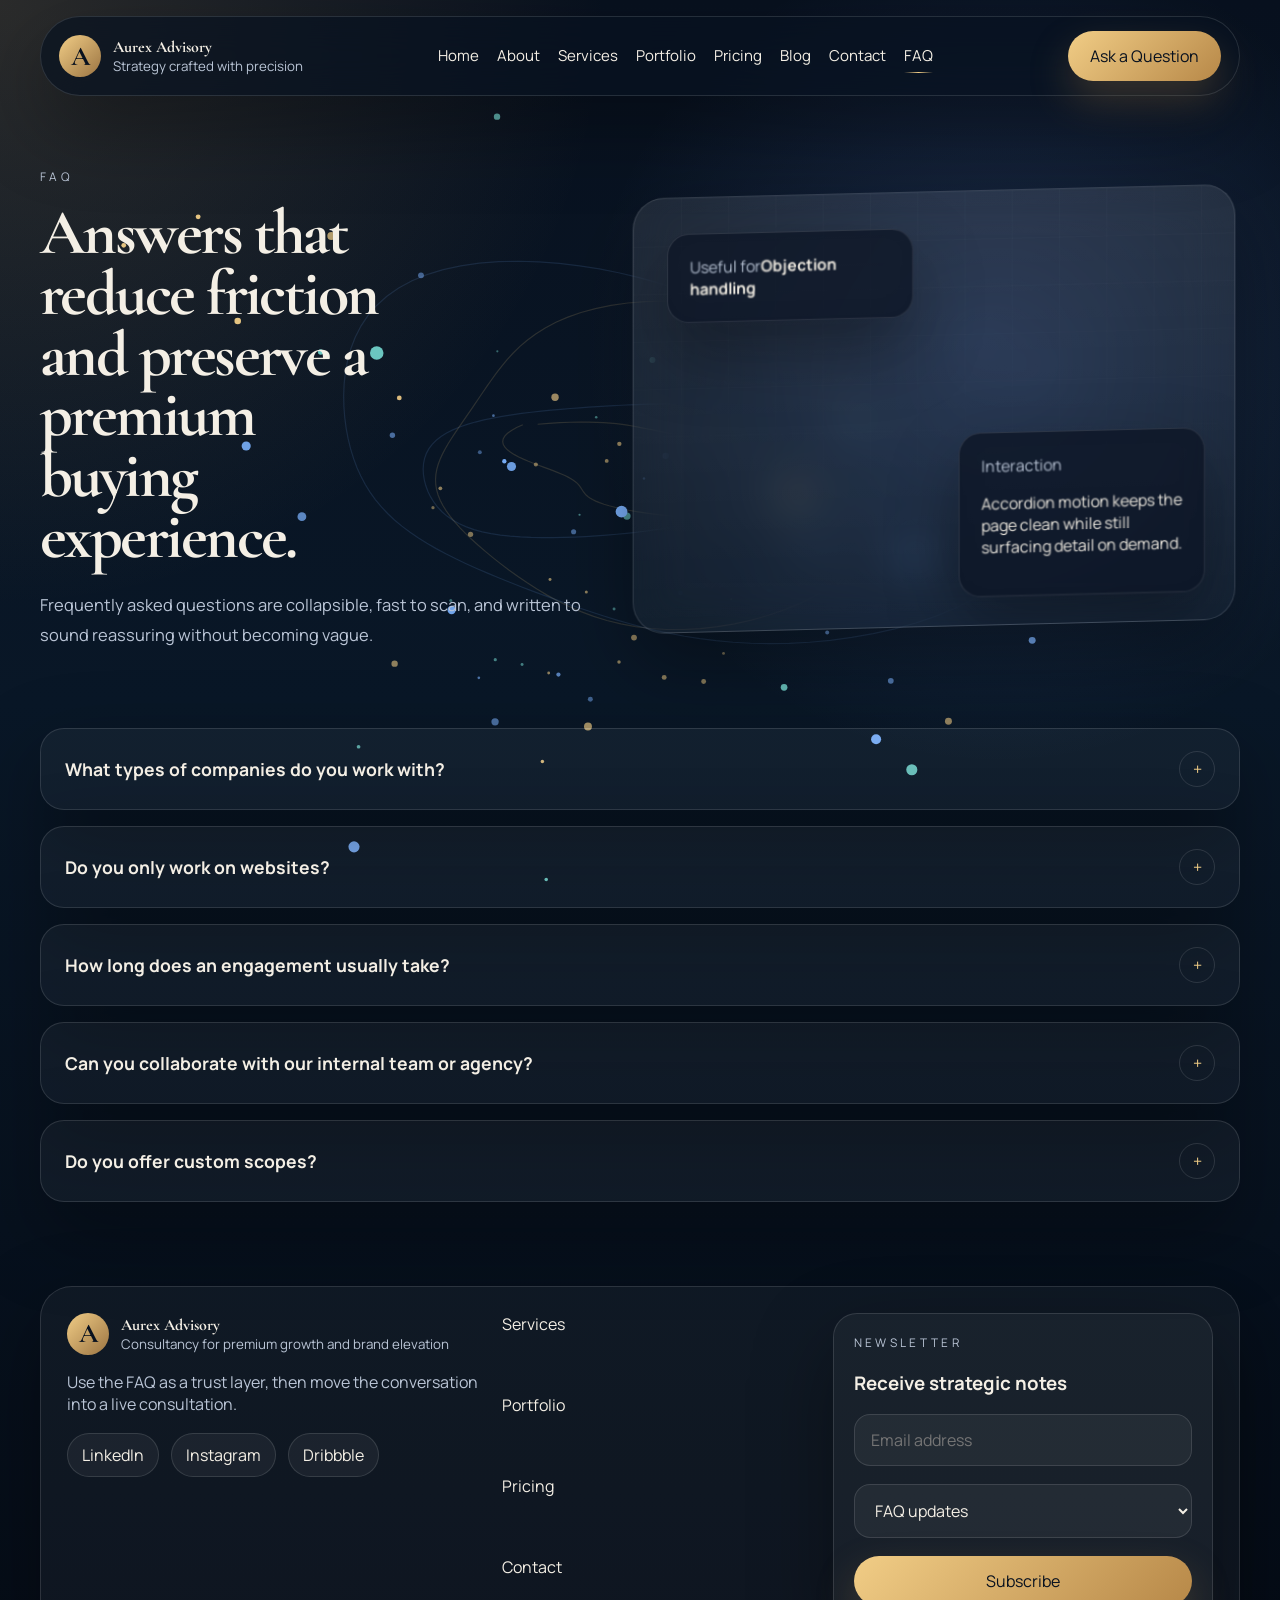
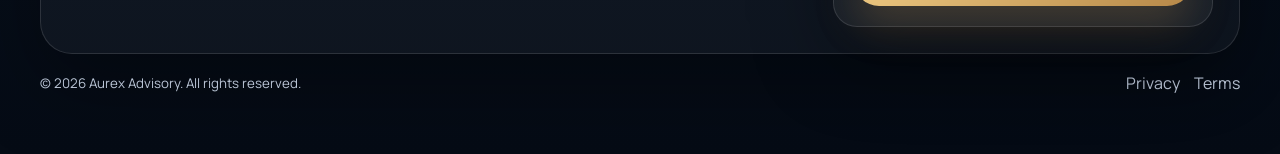
<file: faq.html>
<!DOCTYPE html>
<html lang="en">
<head>
  <meta charset="UTF-8">
  <meta name="viewport" content="width=device-width, initial-scale=1.0">
  <title>FAQ | Aurex Advisory</title>
  <meta name="description" content="Frequently asked questions with smooth accordion interactions for Aurex Advisory.">
  <link rel="preconnect" href="https://fonts.googleapis.com">
  <link rel="preconnect" href="https://fonts.gstatic.com" crossorigin>
  <link href="https://fonts.googleapis.com/css2?family=Cormorant+Garamond:wght@500;600;700&family=Manrope:wght@400;500;600;700;800&display=swap" rel="stylesheet">
  <link rel="stylesheet" href="./index.css">
</head>
<body data-page="faq">
  <div class="page-shell">
    <header class="topbar">
      <a class="brand" href="./index.html"><span class="brand-mark">A</span><span class="brand-copy"><strong>Aurex Advisory</strong><small>Strategy crafted with precision</small></span></a>
      <nav class="nav">
        <a href="./index.html" data-nav="home">Home</a><a href="./about.html" data-nav="about">About</a><a href="./services.html" data-nav="services">Services</a><a href="./portfolio.html" data-nav="portfolio">Portfolio</a><a href="./pricing.html" data-nav="pricing">Pricing</a><a href="./blog.html" data-nav="blog">Blog</a><a href="./contact.html" data-nav="contact">Contact</a><a href="./faq.html" data-nav="faq">FAQ</a>
      </nav>
      <a class="button magnetic" href="./contact.html">Ask a Question</a>
    </header>
    <main>
      <section class="page-hero reveal">
        <div>
          <p class="eyebrow">FAQ</p>
          <h1>Answers that reduce friction and preserve a premium buying experience.</h1>
          <p class="lede">Frequently asked questions are collapsible, fast to scan, and written to sound reassuring without becoming vague.</p>
        </div>
        <div class="page-visual glass-card tilt-card" data-tilt-card>
          <div class="hero-grid"></div>
          <div class="visual-panel top"><span class="muted">Useful for</span><strong>Objection handling</strong></div>
          <div class="visual-panel bottom"><span class="muted">Interaction</span><p>Accordion motion keeps the page clean while still surfacing detail on demand.</p></div>
        </div>
      </section>
      <section class="section reveal">
        <div class="faq-list">
          <article class="faq-item"><button class="faq-question" data-faq-question aria-expanded="false"><span><strong>What types of companies do you work with?</strong></span><span class="faq-icon">+</span></button><div class="faq-answer"><div class="faq-answer-inner"><p>We usually work with growth-stage brands, premium services, founder-led companies, and teams preparing for a stronger market position or launch.</p></div></div></article>
          <article class="faq-item"><button class="faq-question" data-faq-question aria-expanded="false"><span><strong>Do you only work on websites?</strong></span><span class="faq-icon">+</span></button><div class="faq-answer"><div class="faq-answer-inner"><p>No. Websites are often one visible output, but our work also includes positioning, pricing, offer structure, workshops, and leadership guidance.</p></div></div></article>
          <article class="faq-item"><button class="faq-question" data-faq-question aria-expanded="false"><span><strong>How long does an engagement usually take?</strong></span><span class="faq-icon">+</span></button><div class="faq-answer"><div class="faq-answer-inner"><p>Audits typically take one to two weeks, transformation sprints are often three to six weeks, and retained advisory varies by scope.</p></div></div></article>
          <article class="faq-item"><button class="faq-question" data-faq-question aria-expanded="false"><span><strong>Can you collaborate with our internal team or agency?</strong></span><span class="faq-icon">+</span></button><div class="faq-answer"><div class="faq-answer-inner"><p>Yes. We often work alongside internal marketers, designers, developers, or external agencies to sharpen direction and accelerate execution.</p></div></div></article>
          <article class="faq-item"><button class="faq-question" data-faq-question aria-expanded="false"><span><strong>Do you offer custom scopes?</strong></span><span class="faq-icon">+</span></button><div class="faq-answer"><div class="faq-answer-inner"><p>Absolutely. Our listed packages help set expectations, but custom engagement structures are common for complex teams and launches.</p></div></div></article>
        </div>
      </section>
    </main>
    <footer class="footer">
      <div class="footer-grid">
        <div><div class="brand"><span class="brand-mark">A</span><span class="brand-copy"><strong>Aurex Advisory</strong><small>Consultancy for premium growth and brand elevation</small></span></div><p>Use the FAQ as a trust layer, then move the conversation into a live consultation.</p><div class="social-links"><a href="#" data-demo-action="LinkedIn opened">LinkedIn</a><a href="#" data-demo-action="Instagram opened">Instagram</a><a href="#" data-demo-action="Dribbble opened">Dribbble</a></div></div>
        <div class="footer-links"><a href="./services.html">Services</a><a href="./portfolio.html">Portfolio</a><a href="./pricing.html">Pricing</a><a href="./contact.html">Contact</a></div>
        <div class="newsletter-card"><p class="eyebrow">Newsletter</p><h3>Receive strategic notes</h3><form class="newsletter-form" data-newsletter-form><input type="email" placeholder="Email address" aria-label="Email address"><select aria-label="Interest"><option>FAQ updates</option><option>Service insights</option><option>Growth strategy</option></select><button class="button magnetic" type="submit">Subscribe</button></form></div>
      </div>
      <div class="footer-bottom"><small>&copy; 2026 Aurex Advisory. All rights reserved.</small><div class="legal-links"><a href="#" data-demo-action="Privacy policy preview">Privacy</a><a href="#" data-demo-action="Terms preview">Terms</a></div></div>
    </footer>
    <div class="toast" data-toast role="status" aria-live="polite"></div>
  </div>
  <script src="./index.js"></script>
</body>
</html>
</file>
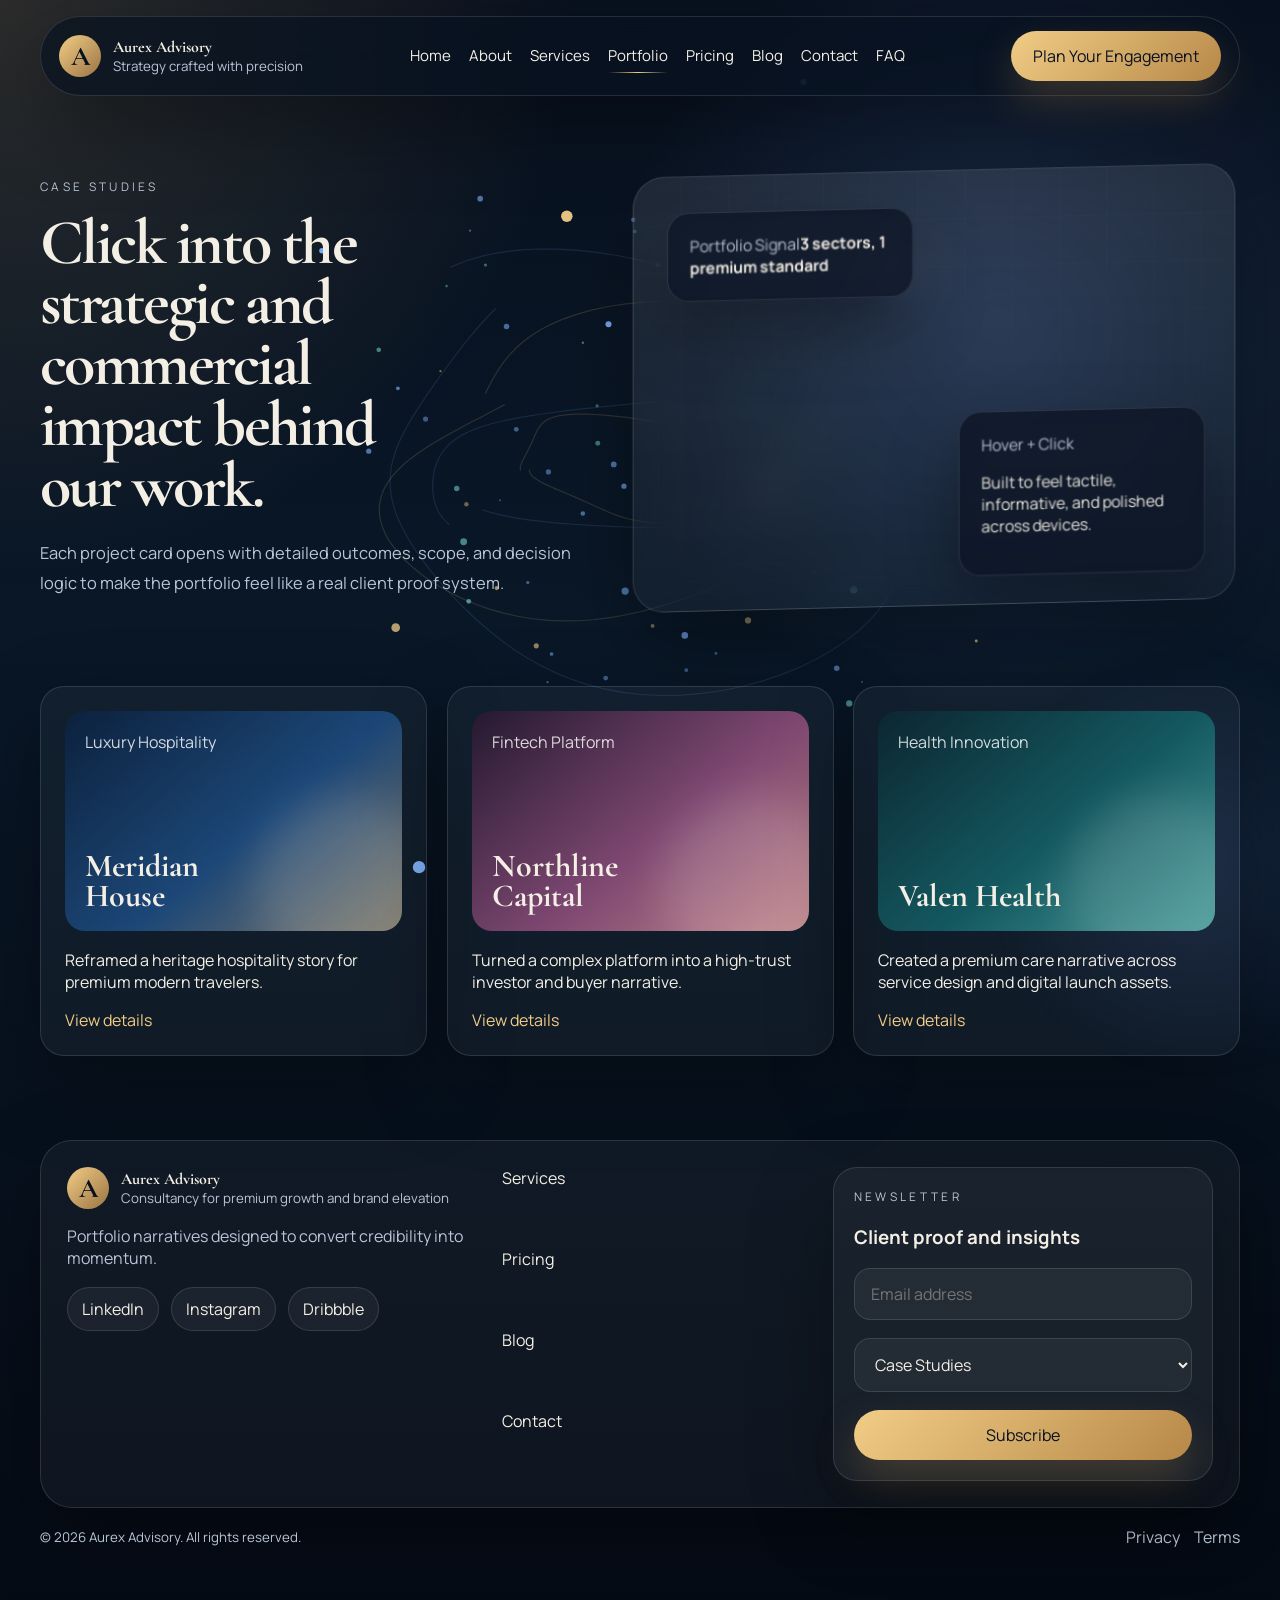
<file: portfolio.html>
<!DOCTYPE html>
<html lang="en">
<head>
  <meta charset="UTF-8">
  <meta name="viewport" content="width=device-width, initial-scale=1.0">
  <title>Portfolio | Aurex Advisory</title>
  <meta name="description" content="Interactive consultancy portfolio with clickable projects and detailed modal case studies.">
  <link rel="preconnect" href="https://fonts.googleapis.com">
  <link rel="preconnect" href="https://fonts.gstatic.com" crossorigin>
  <link href="https://fonts.googleapis.com/css2?family=Cormorant+Garamond:wght@500;600;700&family=Manrope:wght@400;500;600;700;800&display=swap" rel="stylesheet">
  <link rel="stylesheet" href="./index.css">
</head>
<body data-page="portfolio">
  <div class="page-shell">
    <div class="ambient ambient-two" data-parallax data-speed="-0.05"></div>
    <header class="topbar">
      <a class="brand" href="./index.html"><span class="brand-mark">A</span><span class="brand-copy"><strong>Aurex Advisory</strong><small>Strategy crafted with precision</small></span></a>
      <nav class="nav">
        <a href="./index.html" data-nav="home">Home</a><a href="./about.html" data-nav="about">About</a><a href="./services.html" data-nav="services">Services</a><a href="./portfolio.html" data-nav="portfolio">Portfolio</a><a href="./pricing.html" data-nav="pricing">Pricing</a><a href="./blog.html" data-nav="blog">Blog</a><a href="./contact.html" data-nav="contact">Contact</a><a href="./faq.html" data-nav="faq">FAQ</a>
      </nav>
      <a class="button magnetic" href="./contact.html">Plan Your Engagement</a>
    </header>
    <main>
      <section class="page-hero reveal">
        <div>
          <p class="eyebrow">Case Studies</p>
          <h1>Click into the strategic and commercial impact behind our work.</h1>
          <p class="lede">Each project card opens with detailed outcomes, scope, and decision logic to make the portfolio feel like a real client proof system.</p>
        </div>
        <div class="page-visual glass-card tilt-card" data-tilt-card>
          <div class="hero-grid"></div>
          <div class="visual-panel top"><span class="muted">Portfolio Signal</span><strong>3 sectors, 1 premium standard</strong></div>
          <div class="visual-panel bottom"><span class="muted">Hover + Click</span><p>Built to feel tactile, informative, and polished across devices.</p></div>
        </div>
      </section>

      <section class="section reveal">
        <div class="project-grid">
          <article class="project-card tilt-card" data-tilt-card>
            <div class="project-media"><span>Luxury Hospitality</span><strong class="project-title">Meridian House</strong></div>
            <p>Reframed a heritage hospitality story for premium modern travelers.</p>
            <button class="button-text magnetic" data-open-project data-title="Meridian House" data-summary="A repositioning engagement for a heritage luxury hospitality group." data-scope="Narrative redesign, offer ladder simplification, and digital concierge flow." data-outcome="The client moved from a heritage-only message to a modern premium booking story with stronger package uptake." data-metrics="+41% booking intent|+32% premium package uptake|Clearer executive sales narrative">View details</button>
          </article>
          <article class="project-card tilt-card" data-tilt-card>
            <div class="project-media rose"><span>Fintech Platform</span><strong class="project-title">Northline Capital</strong></div>
            <p>Turned a complex platform into a high-trust investor and buyer narrative.</p>
            <button class="button-text magnetic" data-open-project data-title="Northline Capital" data-summary="Strategic positioning and digital experience redesign for a B2B fintech platform." data-scope="Offer hierarchy, conversion story, and stakeholder-aligned executive messaging." data-outcome="The platform became easier to understand and more credible with investors and enterprise buyers." data-metrics="2.3x qualified leads|18-day shorter sales cycle|Sharper investor pitch flow">View details</button>
          </article>
          <article class="project-card tilt-card" data-tilt-card>
            <div class="project-media teal"><span>Health Innovation</span><strong class="project-title">Valen Health</strong></div>
            <p>Created a premium care narrative across service design and digital launch assets.</p>
            <button class="button-text magnetic" data-open-project data-title="Valen Health" data-summary="A growth and trust-building engagement for a premium health innovation business." data-scope="Customer journey design, launch narrative, and premium pricing refinement." data-outcome="The business moved to a clearer patient story that supported high-value conversion and launch readiness." data-metrics="+57% demo requests|+29% premium conversion|Unified launch experience">View details</button>
          </article>
        </div>
      </section>
    </main>

    <div class="modal" data-project-modal>
      <div class="modal-panel">
        <button class="modal-close" data-close-modal type="button">Close</button>
        <p class="eyebrow">Project Detail</p>
        <h2 data-modal-title>Case Study</h2>
        <p class="lede" data-modal-summary></p>
        <div class="modal-grid">
          <article class="info-card">
            <h3>Scope</h3>
            <p data-modal-scope></p>
          </article>
          <article class="info-card">
            <h3>Outcome</h3>
            <p data-modal-outcome></p>
          </article>
        </div>
        <article class="info-card" style="margin-top: 22px;">
          <h3>Impact Metrics</h3>
          <ul class="check-list" data-modal-metrics></ul>
        </article>
      </div>
    </div>

    <footer class="footer">
      <div class="footer-grid">
        <div><div class="brand"><span class="brand-mark">A</span><span class="brand-copy"><strong>Aurex Advisory</strong><small>Consultancy for premium growth and brand elevation</small></span></div><p>Portfolio narratives designed to convert credibility into momentum.</p><div class="social-links"><a href="#" data-demo-action="LinkedIn opened">LinkedIn</a><a href="#" data-demo-action="Instagram opened">Instagram</a><a href="#" data-demo-action="Dribbble opened">Dribbble</a></div></div>
        <div class="footer-links"><a href="./services.html">Services</a><a href="./pricing.html">Pricing</a><a href="./blog.html">Blog</a><a href="./contact.html">Contact</a></div>
        <div class="newsletter-card"><p class="eyebrow">Newsletter</p><h3>Client proof and insights</h3><form class="newsletter-form" data-newsletter-form><input type="email" placeholder="Email address" aria-label="Email address"><select aria-label="Interest"><option>Case Studies</option><option>Growth Strategy</option><option>Premium UX</option></select><button class="button magnetic" type="submit">Subscribe</button></form></div>
      </div>
      <div class="footer-bottom"><small>&copy; 2026 Aurex Advisory. All rights reserved.</small><div class="legal-links"><a href="#" data-demo-action="Privacy policy preview">Privacy</a><a href="#" data-demo-action="Terms preview">Terms</a></div></div>
    </footer>
    <div class="toast" data-toast role="status" aria-live="polite"></div>
  </div>
  <script src="./index.js"></script>
</body>
</html>
</file>
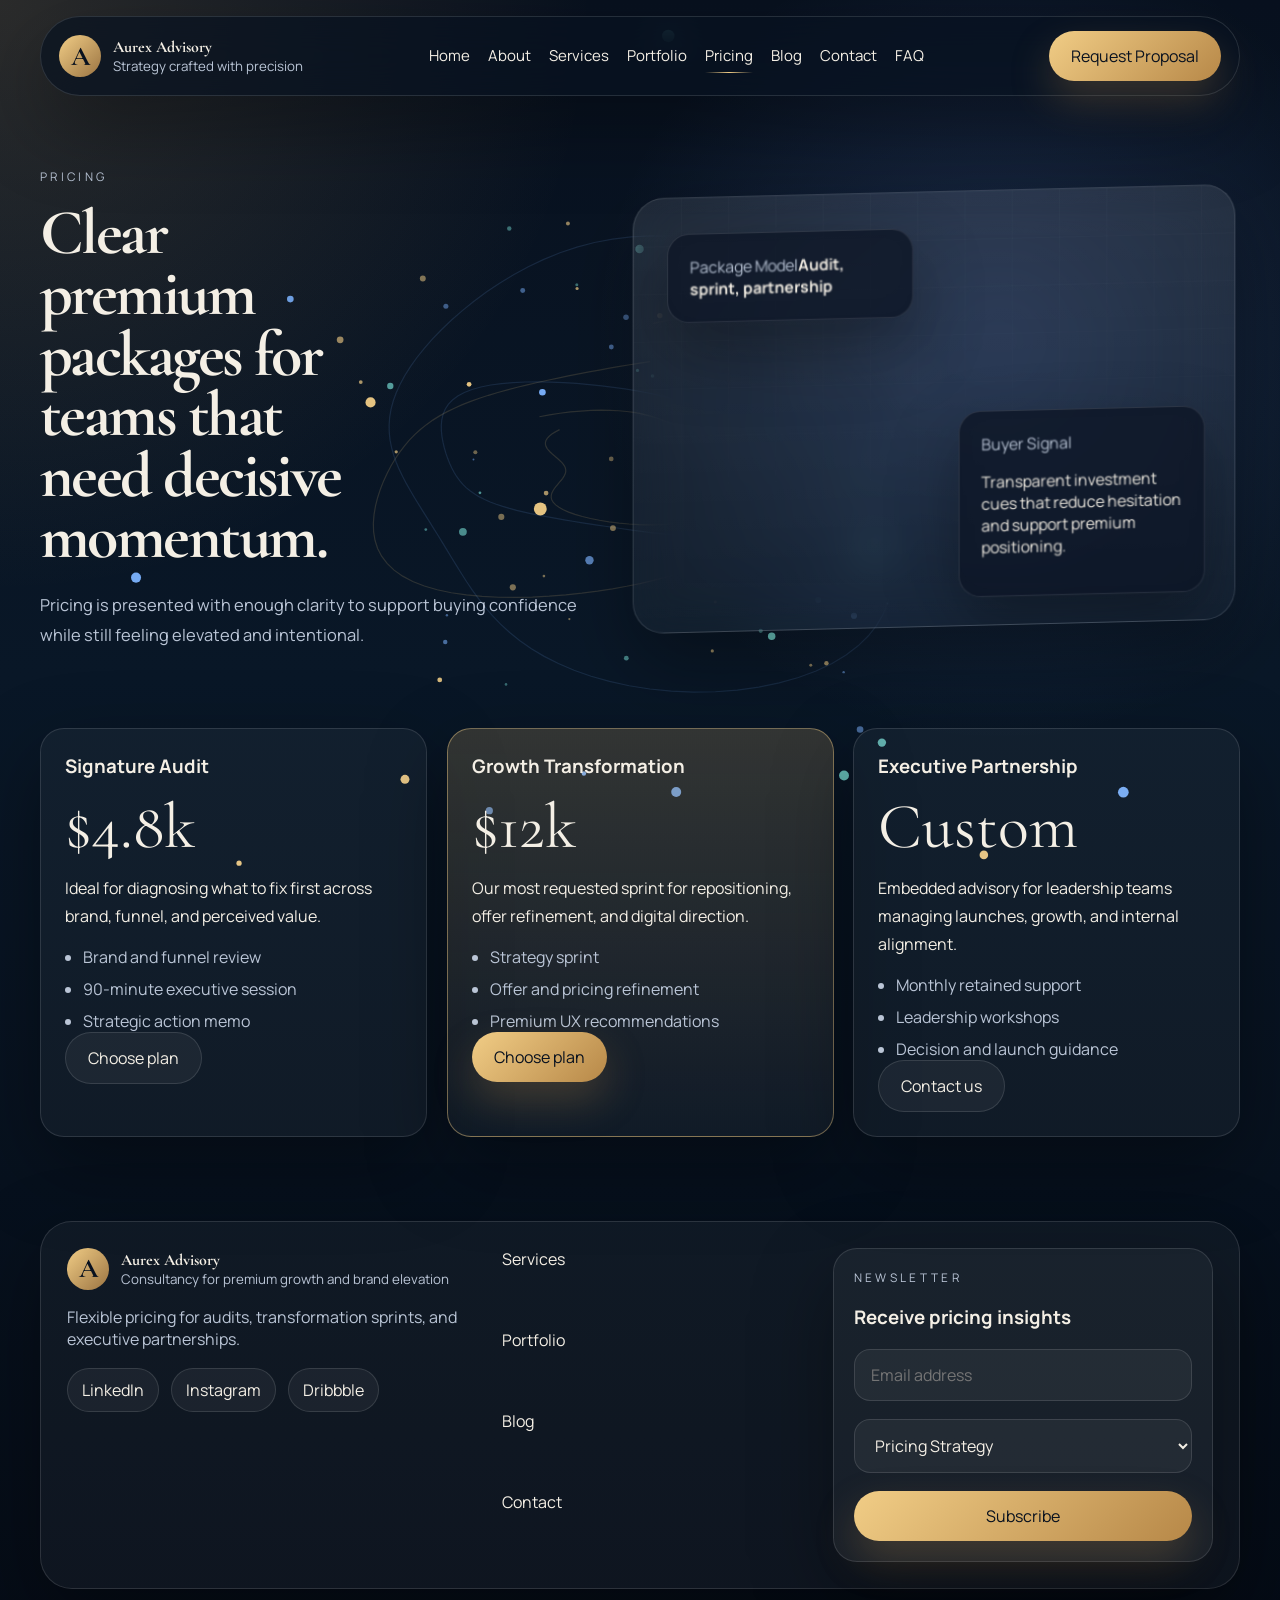
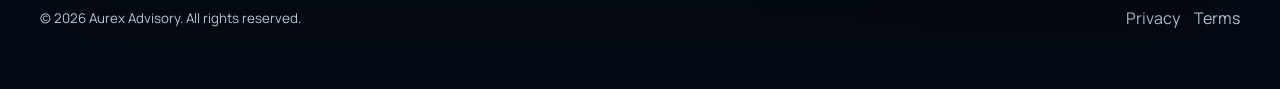
<file: pricing.html>
<!DOCTYPE html>
<html lang="en">
<head>
  <meta charset="UTF-8">
  <meta name="viewport" content="width=device-width, initial-scale=1.0">
  <title>Pricing | Aurex Advisory</title>
  <meta name="description" content="Interactive pricing tables for premium consultancy packages.">
  <link rel="preconnect" href="https://fonts.googleapis.com">
  <link rel="preconnect" href="https://fonts.gstatic.com" crossorigin>
  <link href="https://fonts.googleapis.com/css2?family=Cormorant+Garamond:wght@500;600;700&family=Manrope:wght@400;500;600;700;800&display=swap" rel="stylesheet">
  <link rel="stylesheet" href="./index.css">
</head>
<body data-page="pricing">
  <div class="page-shell">
    <header class="topbar">
      <a class="brand" href="./index.html"><span class="brand-mark">A</span><span class="brand-copy"><strong>Aurex Advisory</strong><small>Strategy crafted with precision</small></span></a>
      <nav class="nav">
        <a href="./index.html" data-nav="home">Home</a><a href="./about.html" data-nav="about">About</a><a href="./services.html" data-nav="services">Services</a><a href="./portfolio.html" data-nav="portfolio">Portfolio</a><a href="./pricing.html" data-nav="pricing">Pricing</a><a href="./blog.html" data-nav="blog">Blog</a><a href="./contact.html" data-nav="contact">Contact</a><a href="./faq.html" data-nav="faq">FAQ</a>
      </nav>
      <a class="button magnetic" href="./contact.html">Request Proposal</a>
    </header>
    <main>
      <section class="page-hero reveal">
        <div>
          <p class="eyebrow">Pricing</p>
          <h1>Clear premium packages for teams that need decisive momentum.</h1>
          <p class="lede">Pricing is presented with enough clarity to support buying confidence while still feeling elevated and intentional.</p>
        </div>
        <div class="page-visual glass-card tilt-card" data-tilt-card>
          <div class="hero-grid"></div>
          <div class="visual-panel top"><span class="muted">Package Model</span><strong>Audit, sprint, partnership</strong></div>
          <div class="visual-panel bottom"><span class="muted">Buyer Signal</span><p>Transparent investment cues that reduce hesitation and support premium positioning.</p></div>
        </div>
      </section>

      <section class="section reveal">
        <div class="pricing-grid">
          <article class="price-card tilt-card" data-tilt-card>
            <h3>Signature Audit</h3>
            <span class="price-figure">$4.8k</span>
            <p>Ideal for diagnosing what to fix first across brand, funnel, and perceived value.</p>
            <ul class="price-list"><li>Brand and funnel review</li><li>90-minute executive session</li><li>Strategic action memo</li></ul>
            <a class="button-secondary magnetic" href="./contact.html">Choose plan</a>
          </article>
          <article class="price-card featured tilt-card" data-tilt-card>
            <h3>Growth Transformation</h3>
            <span class="price-figure">$12k</span>
            <p>Our most requested sprint for repositioning, offer refinement, and digital direction.</p>
            <ul class="price-list"><li>Strategy sprint</li><li>Offer and pricing refinement</li><li>Premium UX recommendations</li></ul>
            <a class="button magnetic" href="./contact.html">Choose plan</a>
          </article>
          <article class="price-card tilt-card" data-tilt-card>
            <h3>Executive Partnership</h3>
            <span class="price-figure">Custom</span>
            <p>Embedded advisory for leadership teams managing launches, growth, and internal alignment.</p>
            <ul class="price-list"><li>Monthly retained support</li><li>Leadership workshops</li><li>Decision and launch guidance</li></ul>
            <a class="button-secondary magnetic" href="./contact.html">Contact us</a>
          </article>
        </div>
      </section>
    </main>
    <footer class="footer">
      <div class="footer-grid">
        <div><div class="brand"><span class="brand-mark">A</span><span class="brand-copy"><strong>Aurex Advisory</strong><small>Consultancy for premium growth and brand elevation</small></span></div><p>Flexible pricing for audits, transformation sprints, and executive partnerships.</p><div class="social-links"><a href="#" data-demo-action="LinkedIn opened">LinkedIn</a><a href="#" data-demo-action="Instagram opened">Instagram</a><a href="#" data-demo-action="Dribbble opened">Dribbble</a></div></div>
        <div class="footer-links"><a href="./services.html">Services</a><a href="./portfolio.html">Portfolio</a><a href="./blog.html">Blog</a><a href="./contact.html">Contact</a></div>
        <div class="newsletter-card"><p class="eyebrow">Newsletter</p><h3>Receive pricing insights</h3><form class="newsletter-form" data-newsletter-form><input type="email" placeholder="Email address" aria-label="Email address"><select aria-label="Interest"><option>Pricing Strategy</option><option>Growth Systems</option><option>Brand Positioning</option></select><button class="button magnetic" type="submit">Subscribe</button></form></div>
      </div>
      <div class="footer-bottom"><small>&copy; 2026 Aurex Advisory. All rights reserved.</small><div class="legal-links"><a href="#" data-demo-action="Privacy policy preview">Privacy</a><a href="#" data-demo-action="Terms preview">Terms</a></div></div>
    </footer>
    <div class="toast" data-toast role="status" aria-live="polite"></div>
  </div>
  <script src="./index.js"></script>
</body>
</html>
</file>
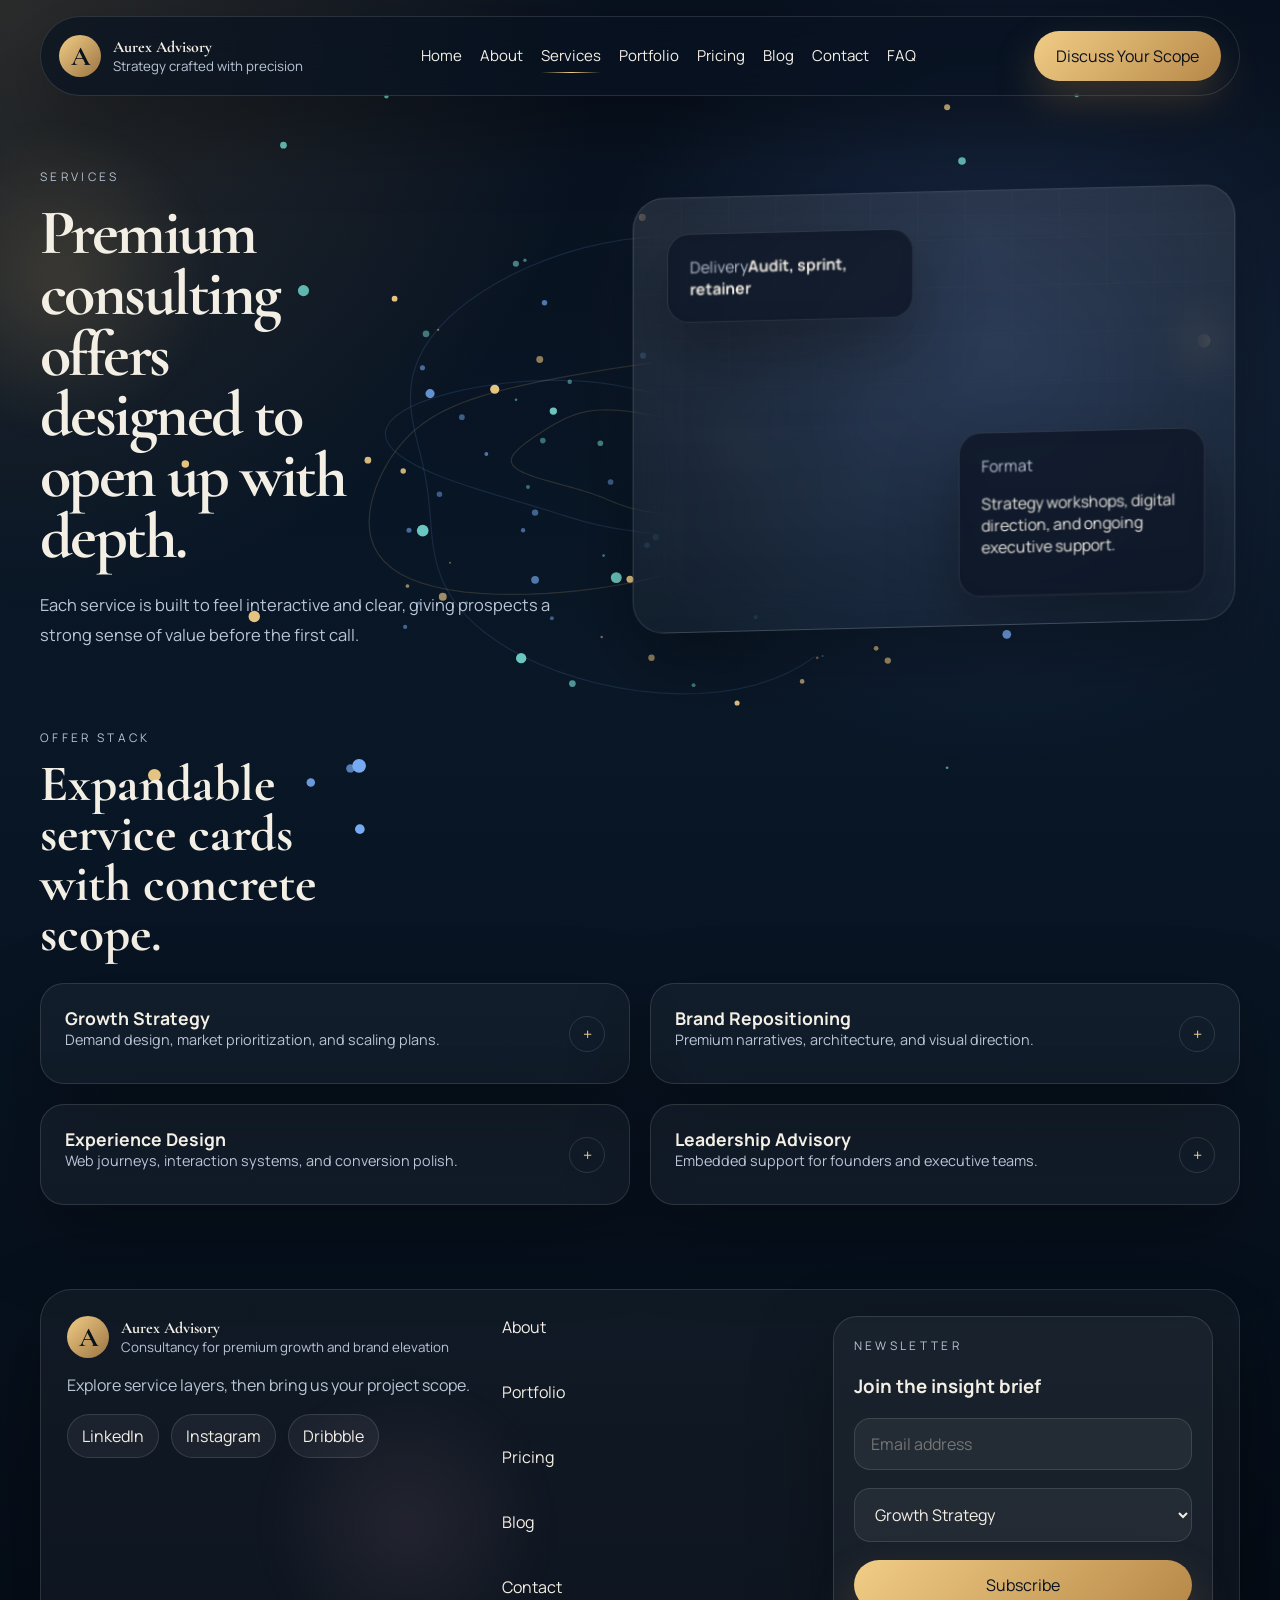
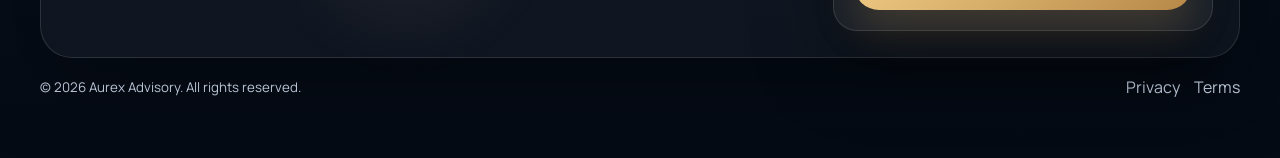
<file: services.html>
<!DOCTYPE html>
<html lang="en">
<head>
  <meta charset="UTF-8">
  <meta name="viewport" content="width=device-width, initial-scale=1.0">
  <title>Services | Aurex Advisory</title>
  <meta name="description" content="Interactive consultancy services with expandable details for strategy, positioning, digital experience, and leadership advisory.">
  <link rel="preconnect" href="https://fonts.googleapis.com">
  <link rel="preconnect" href="https://fonts.gstatic.com" crossorigin>
  <link href="https://fonts.googleapis.com/css2?family=Cormorant+Garamond:wght@500;600;700&family=Manrope:wght@400;500;600;700;800&display=swap" rel="stylesheet">
  <link rel="stylesheet" href="./index.css">
</head>
<body data-page="services">
  <div class="page-shell">
    <div class="ambient ambient-one" data-parallax data-speed="0.07"></div>
    <div class="ambient ambient-three" data-parallax data-speed="0.1"></div>
    <header class="topbar">
      <a class="brand" href="./index.html"><span class="brand-mark">A</span><span class="brand-copy"><strong>Aurex Advisory</strong><small>Strategy crafted with precision</small></span></a>
      <nav class="nav">
        <a href="./index.html" data-nav="home">Home</a><a href="./about.html" data-nav="about">About</a><a href="./services.html" data-nav="services">Services</a><a href="./portfolio.html" data-nav="portfolio">Portfolio</a><a href="./pricing.html" data-nav="pricing">Pricing</a><a href="./blog.html" data-nav="blog">Blog</a><a href="./contact.html" data-nav="contact">Contact</a><a href="./faq.html" data-nav="faq">FAQ</a>
      </nav>
      <a class="button magnetic" href="./contact.html">Discuss Your Scope</a>
    </header>
    <main>
      <section class="page-hero reveal">
        <div>
          <p class="eyebrow">Services</p>
          <h1>Premium consulting offers designed to open up with depth.</h1>
          <p class="lede">Each service is built to feel interactive and clear, giving prospects a strong sense of value before the first call.</p>
        </div>
        <div class="page-visual glass-card tilt-card" data-tilt-card>
          <div class="hero-grid"></div>
          <div class="visual-panel top"><span class="muted">Delivery</span><strong>Audit, sprint, retainer</strong></div>
          <div class="visual-panel bottom"><span class="muted">Format</span><p>Strategy workshops, digital direction, and ongoing executive support.</p></div>
        </div>
      </section>

      <section class="section reveal">
        <div class="section-heading">
          <p class="eyebrow">Offer Stack</p>
          <h2>Expandable service cards with concrete scope.</h2>
        </div>
        <div class="card-grid-2">
          <article class="expand-card">
            <button class="expand-toggle" data-expand-toggle aria-expanded="false"><span><strong>Growth Strategy</strong><span class="meta-line">Demand design, market prioritization, and scaling plans.</span></span><span class="expand-icon">+</span></button>
            <div class="expand-panel"><div class="expand-panel-inner"><p>Perfect for teams who need market clarity, sharper go-to-market sequencing, and high-conviction operating priorities.</p><ul><li>Competitive positioning audit</li><li>Offer ladder and pricing opportunities</li><li>Channel and funnel recommendations</li></ul></div></div>
          </article>
          <article class="expand-card">
            <button class="expand-toggle" data-expand-toggle aria-expanded="false"><span><strong>Brand Repositioning</strong><span class="meta-line">Premium narratives, architecture, and visual direction.</span></span><span class="expand-icon">+</span></button>
            <div class="expand-panel"><div class="expand-panel-inner"><p>Best for brands whose current message feels generic, underpriced, or disconnected from the value they deliver.</p><ul><li>Positioning platform</li><li>Messaging hierarchy</li><li>Brand and offer differentiation</li></ul></div></div>
          </article>
          <article class="expand-card">
            <button class="expand-toggle" data-expand-toggle aria-expanded="false"><span><strong>Experience Design</strong><span class="meta-line">Web journeys, interaction systems, and conversion polish.</span></span><span class="expand-icon">+</span></button>
            <div class="expand-panel"><div class="expand-panel-inner"><p>Used when the strategy is strong but the digital experience still feels flat, unclear, or visually interchangeable.</p><ul><li>Conversion-focused page systems</li><li>Motion and interaction design</li><li>Trust-signaling content structure</li></ul></div></div>
          </article>
          <article class="expand-card">
            <button class="expand-toggle" data-expand-toggle aria-expanded="false"><span><strong>Leadership Advisory</strong><span class="meta-line">Embedded support for founders and executive teams.</span></span><span class="expand-icon">+</span></button>
            <div class="expand-panel"><div class="expand-panel-inner"><p>For high-stakes launches, internal alignment, and moments where leadership needs structured decision support.</p><ul><li>Monthly strategy review</li><li>Stakeholder workshop facilitation</li><li>Executive messaging support</li></ul></div></div>
          </article>
        </div>
      </section>
    </main>
    <footer class="footer">
      <div class="footer-grid">
        <div><div class="brand"><span class="brand-mark">A</span><span class="brand-copy"><strong>Aurex Advisory</strong><small>Consultancy for premium growth and brand elevation</small></span></div><p>Explore service layers, then bring us your project scope.</p><div class="social-links"><a href="#" data-demo-action="LinkedIn opened">LinkedIn</a><a href="#" data-demo-action="Instagram opened">Instagram</a><a href="#" data-demo-action="Dribbble opened">Dribbble</a></div></div>
        <div class="footer-links"><a href="./about.html">About</a><a href="./portfolio.html">Portfolio</a><a href="./pricing.html">Pricing</a><a href="./blog.html">Blog</a><a href="./contact.html">Contact</a></div>
        <div class="newsletter-card"><p class="eyebrow">Newsletter</p><h3>Join the insight brief</h3><form class="newsletter-form" data-newsletter-form><input type="email" placeholder="Email address" aria-label="Email address"><select aria-label="Interest"><option>Growth Strategy</option><option>Brand Systems</option><option>UX Direction</option></select><button class="button magnetic" type="submit">Subscribe</button></form></div>
      </div>
      <div class="footer-bottom"><small>&copy; 2026 Aurex Advisory. All rights reserved.</small><div class="legal-links"><a href="#" data-demo-action="Privacy policy preview">Privacy</a><a href="#" data-demo-action="Terms preview">Terms</a></div></div>
    </footer>
    <div class="toast" data-toast role="status" aria-live="polite"></div>
  </div>
  <script src="./index.js"></script>
</body>
</html>
</file>
<file: index.css>
:root {
  --bg: #07111f;
  --bg-soft: #0d1a2c;
  --panel: rgba(14, 28, 47, 0.78);
  --panel-strong: rgba(10, 19, 33, 0.94);
  --panel-muted: rgba(255, 255, 255, 0.05);
  --line: rgba(255, 255, 255, 0.12);
  --line-strong: rgba(241, 205, 134, 0.34);
  --text: #f4efe5;
  --muted: #bac5d6;
  --gold: #d7b06a;
  --gold-strong: #f1cd86;
  --blue: #7cb3ff;
  --rose: #f1a9c8;
  --teal: #70d0c9;
  --shadow: 0 30px 80px rgba(0, 0, 0, 0.34);
  --radius-xl: 32px;
  --radius-lg: 24px;
  --radius-md: 18px;
  --radius-sm: 14px;
  --transition: 220ms ease;
  --container: min(calc(100% - 32px), 1200px);
}

* {
  box-sizing: border-box;
}

html {
  scroll-behavior: smooth;
}

body {
  margin: 0;
  min-height: 100vh;
  font-family: "Manrope", "Segoe UI", sans-serif;
  color: var(--text);
  background:
    radial-gradient(circle at top left, rgba(217, 176, 106, 0.17), transparent 28%),
    radial-gradient(circle at 78% 20%, rgba(110, 156, 255, 0.18), transparent 24%),
    linear-gradient(180deg, #08111f 0%, #091727 40%, #050b15 100%);
  overflow-x: hidden;
  perspective: 1400px;
}

img {
  display: block;
  max-width: 100%;
}

a,
button,
input,
textarea,
select {
  font: inherit;
}

a {
  color: inherit;
  text-decoration: none;
}

button {
  border: 0;
  cursor: pointer;
}

.page-shell {
  position: relative;
  isolation: isolate;
  transform-style: preserve-3d;
}

.three-canvas {
  position: fixed;
  inset: 0;
  width: 100%;
  height: 100%;
  pointer-events: none;
  z-index: -2;
  opacity: 0.95;
}

.ambient {
  position: fixed;
  inset: auto;
  border-radius: 999px;
  pointer-events: none;
  filter: blur(14px);
  opacity: 0.5;
  z-index: -1;
}

.ambient-one {
  width: 320px;
  height: 320px;
  top: 6%;
  left: -8%;
  background: radial-gradient(circle, rgba(217, 176, 106, 0.34), transparent 68%);
}

.ambient-two {
  width: 420px;
  height: 420px;
  top: 40%;
  right: -10%;
  background: radial-gradient(circle, rgba(110, 156, 255, 0.26), transparent 72%);
}

.ambient-three {
  width: 300px;
  height: 300px;
  top: 78%;
  left: 20%;
  background: radial-gradient(circle, rgba(241, 169, 200, 0.18), transparent 70%);
}

.topbar,
.hero,
.page-hero,
.section,
.footer {
  width: var(--container);
  margin-inline: auto;
}

.topbar {
  position: sticky;
  top: 16px;
  z-index: 50;
  display: flex;
  align-items: center;
  justify-content: space-between;
  gap: 18px;
  margin-top: 16px;
  padding: 14px 18px;
  background: rgba(8, 18, 32, 0.7);
  border: 1px solid var(--line);
  border-radius: 999px;
  backdrop-filter: blur(20px);
  box-shadow: var(--shadow);
}

.brand {
  display: flex;
  align-items: center;
  gap: 12px;
}

.brand-mark {
  display: grid;
  place-items: center;
  width: 42px;
  height: 42px;
  border-radius: 50%;
  background: linear-gradient(135deg, var(--gold-strong), #9b7442);
  color: #08111f;
  font-family: "Cormorant Garamond", serif;
  font-size: 1.7rem;
  font-weight: 700;
}

.brand-copy {
  display: flex;
  flex-direction: column;
}

.brand-copy strong,
.hero h1,
.page-hero h1,
.section-heading h2,
.project-title,
.price-figure,
.article-body h2,
.article-body h3 {
  font-family: "Cormorant Garamond", Georgia, serif;
}

.brand-copy small,
.eyebrow,
.lede,
.section-heading p,
.muted,
.footer p,
.footer small,
.role,
.meta-line,
.tag,
.form-note,
.article-meta {
  color: var(--muted);
}

.nav {
  display: flex;
  align-items: center;
  gap: 18px;
  flex-wrap: wrap;
}

.nav a {
  position: relative;
  font-size: 0.94rem;
  padding-bottom: 2px;
}

.nav a::after {
  content: "";
  position: absolute;
  left: 0;
  bottom: -5px;
  width: 100%;
  height: 1px;
  background: linear-gradient(90deg, transparent, var(--gold-strong), transparent);
  transform: scaleX(0);
  transition: transform var(--transition);
}

.nav a:hover::after,
.nav a:focus-visible::after,
.nav a.active::after {
  transform: scaleX(1);
}

.button,
.button-secondary,
.button-text,
.filter-button,
.chip,
.carousel-button {
  transition: transform var(--transition), box-shadow var(--transition), border-color var(--transition), background var(--transition);
}

.button,
.button-secondary,
.carousel-button {
  display: inline-flex;
  align-items: center;
  justify-content: center;
  gap: 10px;
  padding: 14px 22px;
  border-radius: 999px;
}

.button {
  background: linear-gradient(135deg, var(--gold-strong), #b78848);
  color: #08111f;
  box-shadow: 0 18px 40px rgba(183, 136, 72, 0.28);
}

.button-secondary,
.carousel-button,
.filter-button,
.chip {
  border: 1px solid var(--line);
  background: rgba(255, 255, 255, 0.05);
  color: var(--text);
}

.button-text {
  padding: 0;
  background: transparent;
  color: var(--gold-strong);
}

.button:hover,
.button-secondary:hover,
.button-text:hover,
.filter-button:hover,
.filter-button.active,
.carousel-button:hover,
.chip:hover,
.button:focus-visible,
.button-secondary:focus-visible,
.button-text:focus-visible,
.filter-button:focus-visible,
.carousel-button:focus-visible {
  transform: translateY(-2px);
}

.button-row,
.stat-strip,
.mini-grid,
.testimonial-controls,
.footer-bottom,
.social-links,
.detail-list,
.chip-row {
  display: flex;
  flex-wrap: wrap;
}

.eyebrow {
  margin: 0 0 18px;
  text-transform: uppercase;
  letter-spacing: 0.28em;
  font-size: 0.74rem;
}

.hero {
  display: grid;
  grid-template-columns: 1.04fr 0.96fr;
  align-items: center;
  gap: 42px;
  min-height: calc(100vh - 120px);
  padding: 88px 0 50px;
}

.hero h1,
.page-hero h1 {
  margin: 0;
  line-height: 0.95;
  letter-spacing: -0.04em;
}

.hero h1 {
  font-size: clamp(3rem, 6vw, 6.1rem);
  max-width: 10ch;
}

.page-hero {
  display: grid;
  grid-template-columns: 0.95fr 1.05fr;
  gap: 34px;
  align-items: center;
  padding: 72px 0 28px;
}

.page-hero h1 {
  font-size: clamp(2.8rem, 5vw, 5rem);
  max-width: 11ch;
}

.lede {
  font-size: 1.03rem;
  line-height: 1.82;
  max-width: 58ch;
  margin: 22px 0 0;
}

.button-row {
  gap: 14px;
  margin-top: 30px;
}

.stat-strip {
  gap: 16px;
  margin-top: 32px;
}

.stat-card,
.glass-card,
.service-card,
.expand-card,
.profile-card,
.project-card,
.testimonial-shell,
.price-card,
.article-card,
.contact-card,
.faq-item,
.info-card,
.feature-card,
.newsletter-card {
  background: rgba(255, 255, 255, 0.04);
  border: 1px solid var(--line);
  box-shadow: var(--shadow);
}

.stat-card {
  flex: 1 1 180px;
  padding: 18px;
  border-radius: var(--radius-md);
  backdrop-filter: blur(16px);
}

.stat-card strong {
  display: block;
  font-size: 1.5rem;
  margin-bottom: 8px;
}

.glass-card {
  position: relative;
  border-radius: var(--radius-xl);
  background: linear-gradient(180deg, rgba(255, 255, 255, 0.09), rgba(255, 255, 255, 0.03));
  backdrop-filter: blur(22px);
}

.hero-visual,
.page-visual {
  position: relative;
  min-height: 600px;
  overflow: hidden;
  padding: 28px;
  transform-style: preserve-3d;
  transform: rotateX(8deg) rotateY(-10deg);
  animation: sceneDrift 9s ease-in-out infinite;
}

.page-visual {
  min-height: 440px;
}

.hero-grid,
.map-grid {
  position: absolute;
  inset: 0;
  background-image:
    linear-gradient(rgba(255, 255, 255, 0.08) 1px, transparent 1px),
    linear-gradient(90deg, rgba(255, 255, 255, 0.08) 1px, transparent 1px);
  background-size: 48px 48px;
  mask-image: linear-gradient(180deg, rgba(255, 255, 255, 0.78), transparent);
  opacity: 0.35;
}

.hero-orb,
.visual-orb {
  position: absolute;
  border-radius: 50%;
  animation: float 8s ease-in-out infinite;
  transform: translateZ(100px);
}

.hero-orb-large,
.visual-orb-large {
  width: 220px;
  height: 220px;
  top: 48px;
  right: 42px;
  background: radial-gradient(circle at 35% 30%, rgba(248, 233, 197, 0.94), rgba(217, 176, 106, 0.12));
  box-shadow: inset 0 0 40px rgba(255, 255, 255, 0.22), 0 0 80px rgba(217, 176, 106, 0.18);
}

.hero-orb-small,
.visual-orb-small {
  width: 120px;
  height: 120px;
  bottom: 72px;
  left: 28px;
  background: radial-gradient(circle at 35% 35%, rgba(138, 182, 255, 0.9), rgba(55, 89, 152, 0.14));
  animation-delay: -2s;
}

.floating-panel,
.hero-panel,
.hero-badge,
.info-block,
.visual-panel {
  position: absolute;
  border: 1px solid rgba(255, 255, 255, 0.12);
  border-radius: 22px;
  background: rgba(10, 19, 35, 0.8);
  backdrop-filter: blur(16px);
}

.hero-panel,
.hero-badge,
.visual-panel {
  padding: 22px;
  box-shadow: 0 30px 70px rgba(0, 0, 0, 0.34);
}

.hero-panel-main {
  top: 80px;
  left: 34px;
  max-width: 260px;
  transform: translateZ(120px);
}

.hero-panel-main strong {
  display: block;
  margin: 12px 0 14px;
  font-size: 3rem;
  color: var(--gold-strong);
}

.hero-panel-side {
  right: 34px;
  bottom: 120px;
  width: 250px;
  transform: translateZ(160px);
}

.detail-list {
  gap: 10px;
  padding: 0;
  margin: 16px 0 0;
  list-style: none;
}

.detail-list li {
  display: flex;
  align-items: center;
  gap: 10px;
}

.detail-list em {
  width: 10px;
  height: 10px;
  border-radius: 50%;
  background: linear-gradient(135deg, var(--gold-strong), var(--blue));
  box-shadow: 0 0 16px rgba(241, 205, 134, 0.4);
}

.hero-badge {
  left: 34px;
  bottom: 28px;
  width: min(78%, 360px);
  transform: translateZ(90px);
}

.visual-panel {
  max-width: 250px;
  transform: translateZ(120px);
}

.visual-panel.top {
  top: 36px;
  left: 34px;
}

.visual-panel.bottom {
  right: 30px;
  bottom: 28px;
}

.section {
  padding: 50px 0 28px;
}

.section-heading {
  display: grid;
  gap: 10px;
  margin-bottom: 24px;
}

.section-heading h2 {
  margin: 0;
  font-size: clamp(2.3rem, 4vw, 4rem);
  line-height: 0.98;
  max-width: 12ch;
}

.section-heading p {
  max-width: 58ch;
  line-height: 1.75;
  margin: 0;
}

.two-column,
.contact-layout,
.story-layout,
.content-sidebar,
.article-layout {
  display: grid;
  gap: 22px;
}

.two-column,
.contact-layout,
.story-layout,
.content-sidebar {
  grid-template-columns: 0.95fr 1.05fr;
}

.article-layout {
  grid-template-columns: 1.25fr 0.75fr;
}

.card-grid-2,
.card-grid-3,
.card-grid-4,
.team-grid,
.project-grid,
.pricing-grid,
.blog-grid,
.service-grid,
.feature-grid,
.insight-grid {
  display: grid;
  gap: 20px;
}

.card-grid-2 {
  grid-template-columns: repeat(2, 1fr);
}

.card-grid-3,
.team-grid,
.project-grid,
.pricing-grid,
.blog-grid,
.feature-grid {
  grid-template-columns: repeat(3, 1fr);
}

.card-grid-4,
.service-grid {
  grid-template-columns: repeat(4, 1fr);
}

.feature-card,
.service-card,
.profile-card,
.project-card,
.price-card,
.article-card,
.contact-card,
.info-card,
.newsletter-card {
  padding: 24px;
  border-radius: var(--radius-lg);
  transition: transform var(--transition), border-color var(--transition), background var(--transition);
  transform-style: preserve-3d;
}

.chip-row {
  gap: 10px;
}

.chip {
  display: inline-flex;
  padding: 8px 12px;
  border-radius: 999px;
}

.service-card:hover,
.profile-card:hover,
.project-card:hover,
.price-card:hover,
.article-card:hover,
.feature-card:hover,
.info-card:hover,
.expand-card:hover,
.faq-item:hover {
  border-color: var(--line-strong);
}

.service-icon,
.number-badge {
  display: inline-flex;
  align-items: center;
  justify-content: center;
  width: 46px;
  height: 46px;
  margin-bottom: 18px;
  border-radius: 999px;
  background: rgba(217, 176, 106, 0.15);
  color: var(--gold-strong);
}

.mini-grid {
  gap: 14px;
  margin-top: 24px;
}

.mini-grid article {
  flex: 1 1 180px;
  padding: 18px;
  border-radius: var(--radius-md);
  border: 1px solid var(--line);
  background: rgba(255, 255, 255, 0.04);
}

.mini-grid strong {
  display: block;
  font-size: 1.3rem;
}

.tilt-card {
  transform-style: preserve-3d;
  will-change: transform;
}

.tilt-card > * {
  transform: translateZ(22px);
}

.is-hovered {
  border-color: var(--line-strong);
}

.project-media {
  position: relative;
  min-height: 220px;
  border-radius: 20px;
  overflow: hidden;
  margin-bottom: 18px;
  background: linear-gradient(140deg, #0c213d, #1c4777 55%, #d6a55b 140%);
  transform: translateZ(36px);
}

.project-media.rose {
  background: linear-gradient(140deg, #24192f, #7d4771 55%, #ffbc9f 140%);
}

.project-media.teal {
  background: linear-gradient(140deg, #0c2631, #145960 55%, #73d2cb 140%);
}

.project-media::after {
  content: "";
  position: absolute;
  inset: auto -10% -20% auto;
  width: 180px;
  height: 180px;
  border-radius: 50%;
  background: rgba(255, 255, 255, 0.12);
  filter: blur(20px);
}

.project-media span,
.project-media strong {
  position: absolute;
  left: 20px;
  z-index: 1;
}

.project-media span {
  top: 20px;
  color: rgba(255, 255, 255, 0.82);
}

.project-media strong {
  bottom: 20px;
  max-width: 11ch;
  font-size: 2rem;
  line-height: 0.94;
}

.meta-line {
  display: block;
  margin-bottom: 12px;
  font-size: 0.9rem;
}

.testimonial-shell {
  padding: 28px;
  border-radius: var(--radius-xl);
  overflow: hidden;
  transform-style: preserve-3d;
}

.testimonial-track {
  display: flex;
  transition: transform 500ms ease;
}

.testimonial {
  min-width: 100%;
}

.testimonial p {
  margin: 0;
  font-size: clamp(1.3rem, 2.6vw, 2rem);
  line-height: 1.55;
  max-width: 30ch;
  font-family: "Cormorant Garamond", Georgia, serif;
}

.testimonial strong {
  display: block;
  margin-top: 24px;
}

.testimonial-controls {
  align-items: center;
  justify-content: space-between;
  gap: 12px;
  margin-top: 24px;
}

.carousel-dots {
  display: flex;
  gap: 10px;
}

.carousel-dots button {
  width: 12px;
  height: 12px;
  border-radius: 50%;
  padding: 0;
  background: rgba(255, 255, 255, 0.22);
}

.carousel-dots button.active {
  background: var(--gold-strong);
  box-shadow: 0 0 24px rgba(241, 205, 134, 0.52);
}

.price-card.featured {
  background: linear-gradient(180deg, rgba(217, 176, 106, 0.2), rgba(255, 255, 255, 0.04));
  border-color: rgba(241, 205, 134, 0.44);
}

.price-figure {
  display: block;
  margin: 18px 0 10px;
  font-size: clamp(2.4rem, 5vw, 4rem);
  line-height: 0.95;
}

.price-list,
.article-list,
.expand-panel ul,
.check-list {
  display: grid;
  gap: 10px;
  margin: 16px 0 0;
  padding-left: 18px;
  color: var(--muted);
}

.filter-row {
  display: flex;
  gap: 12px;
  flex-wrap: wrap;
  margin-bottom: 24px;
}

.filter-button {
  padding: 10px 16px;
  border-radius: 999px;
}

.article-card[hidden] {
  display: none;
}

.article-card h3,
.price-card h3,
.service-card h3,
.profile-card h3,
.feature-card h3 {
  margin: 0 0 12px;
}

.article-card p,
.price-card p,
.service-card p,
.profile-card p,
.feature-card p,
.info-card p,
.expand-panel p,
.faq-answer p {
  line-height: 1.75;
}

.avatar-frame {
  position: relative;
  overflow: hidden;
  border-radius: 22px;
  background: linear-gradient(160deg, rgba(217, 176, 106, 0.22), rgba(110, 156, 255, 0.12));
  margin-bottom: 18px;
}

.avatar-frame img {
  width: 100%;
  aspect-ratio: 4 / 5;
  object-fit: cover;
}

.expand-card {
  padding: 0;
  border-radius: var(--radius-lg);
  overflow: hidden;
}

.expand-toggle,
.faq-question {
  width: 100%;
  padding: 22px 24px;
  background: transparent;
  color: var(--text);
  text-align: left;
  display: flex;
  align-items: center;
  justify-content: space-between;
  gap: 16px;
}

.expand-toggle strong,
.faq-question strong {
  font-size: 1.1rem;
}

.expand-icon,
.faq-icon {
  width: 36px;
  height: 36px;
  border-radius: 50%;
  display: grid;
  place-items: center;
  border: 1px solid var(--line);
  color: var(--gold-strong);
}

.expand-panel,
.faq-answer {
  max-height: 0;
  overflow: hidden;
  transition: max-height 280ms ease;
}

.expand-card.open .expand-panel,
.faq-item.open .faq-answer {
  max-height: 520px;
}

.expand-panel-inner,
.faq-answer-inner {
  padding: 0 24px 24px;
}

.modal {
  position: fixed;
  inset: 0;
  display: grid;
  place-items: center;
  padding: 20px;
  background: rgba(3, 8, 14, 0.72);
  backdrop-filter: blur(10px);
  opacity: 0;
  pointer-events: none;
  transition: opacity var(--transition);
  z-index: 80;
}

.modal.open {
  opacity: 1;
  pointer-events: auto;
}

.modal-panel {
  width: min(100%, 860px);
  max-height: min(92vh, 760px);
  overflow: auto;
  padding: 28px;
  border-radius: var(--radius-xl);
  background: var(--panel-strong);
  border: 1px solid var(--line);
  box-shadow: var(--shadow);
  transform: perspective(1400px) rotateX(6deg);
}

.modal-close {
  margin-left: auto;
  display: inline-flex;
  padding: 10px 14px;
  border-radius: 999px;
  background: rgba(255, 255, 255, 0.06);
  color: var(--text);
}

.modal-grid {
  display: grid;
  grid-template-columns: 1fr 1fr;
  gap: 22px;
  margin-top: 18px;
}

.map-card {
  position: relative;
  min-height: 360px;
  overflow: hidden;
}

.map-stage {
  position: absolute;
  inset: 0;
}

.location-dot,
.map-pin {
  position: absolute;
  width: 18px;
  height: 18px;
  border-radius: 50%;
  background: var(--gold-strong);
  border: 0;
  box-shadow: 0 0 0 10px rgba(241, 205, 134, 0.12), 0 0 28px rgba(241, 205, 134, 0.35);
}

.location-dot.active {
  transform: scale(1.14);
}

.location-card {
  position: absolute;
  left: 22px;
  right: 22px;
  bottom: 22px;
  padding: 18px 20px;
  border-radius: 20px;
  background: rgba(6, 15, 26, 0.84);
  border: 1px solid rgba(255, 255, 255, 0.08);
}

.contact-layout {
  align-items: start;
}

.contact-side {
  display: grid;
  gap: 20px;
}

.contact-form,
.newsletter-form {
  display: grid;
  gap: 18px;
}

.contact-form {
  padding: 28px;
}

.field {
  display: grid;
  gap: 10px;
}

.field input,
.field textarea,
.newsletter-form input,
.newsletter-form select {
  width: 100%;
  padding: 14px 16px;
  border-radius: 16px;
  border: 1px solid rgba(255, 255, 255, 0.12);
  background: rgba(255, 255, 255, 0.05);
  color: var(--text);
  outline: none;
  transition: border-color var(--transition), transform var(--transition), background var(--transition);
}

.field input:focus,
.field textarea:focus,
.newsletter-form input:focus,
.newsletter-form select:focus {
  border-color: rgba(241, 205, 134, 0.55);
  background: rgba(255, 255, 255, 0.08);
  transform: translateY(-1px);
}

.field-error {
  color: #ffadad;
  font-size: 0.88rem;
  min-height: 1.2em;
}

.social-links {
  gap: 12px;
  margin-top: 18px;
}

.social-links a {
  padding: 10px 14px;
  border-radius: 999px;
  background: rgba(255, 255, 255, 0.05);
  border: 1px solid var(--line);
}

.contact-card a {
  font-size: 1.08rem;
}

.faq-list {
  display: grid;
  gap: 16px;
}

.faq-item {
  border-radius: var(--radius-lg);
}

.faq-answer-inner {
  padding-top: 0;
}

.insight-grid {
  grid-template-columns: 2fr 1fr;
}

.article-hero {
  padding: 64px 0 26px;
}

.article-hero h1 {
  margin: 0 0 10px;
  font-family: "Cormorant Garamond", Georgia, serif;
  font-size: clamp(2.7rem, 5vw, 4.8rem);
  line-height: 0.98;
  letter-spacing: -0.03em;
  max-width: 12ch;
}

.article-body {
  padding: 28px;
  border-radius: var(--radius-xl);
  background: rgba(255, 255, 255, 0.04);
  border: 1px solid var(--line);
  box-shadow: var(--shadow);
}

.article-body p,
.article-body li {
  line-height: 1.82;
  color: var(--muted);
}

.article-body blockquote {
  margin: 24px 0;
  padding: 18px 20px;
  border-left: 3px solid var(--gold-strong);
  background: rgba(255, 255, 255, 0.04);
  border-radius: 0 18px 18px 0;
  color: var(--text);
}

.sticky-card {
  position: sticky;
  top: 110px;
}

.footer {
  padding: 56px 0 60px;
}

.footer-grid {
  display: grid;
  grid-template-columns: 1.2fr 0.9fr 1.1fr;
  gap: 20px;
  padding: 26px;
  border-radius: var(--radius-xl);
  background: rgba(255, 255, 255, 0.04);
  border: 1px solid var(--line);
  box-shadow: var(--shadow);
}

.footer-links {
  display: grid;
  gap: 10px;
}

.newsletter-card {
  padding: 20px;
}

.footer-bottom {
  align-items: center;
  justify-content: space-between;
  gap: 12px;
  margin-top: 18px;
  color: var(--muted);
}

.legal-links {
  display: flex;
  gap: 14px;
  flex-wrap: wrap;
}

.toast {
  position: fixed;
  right: 20px;
  bottom: 20px;
  min-width: 220px;
  max-width: 320px;
  padding: 14px 18px;
  border-radius: 18px;
  background: rgba(8, 18, 31, 0.9);
  color: var(--text);
  border: 1px solid rgba(241, 205, 134, 0.3);
  box-shadow: var(--shadow);
  opacity: 0;
  transform: translateY(20px);
  pointer-events: none;
  transition: opacity var(--transition), transform var(--transition);
  z-index: 90;
}

.toast.visible {
  opacity: 1;
  transform: translateY(0);
}

.reveal {
  opacity: 0;
  transform: translateY(28px);
  transition: opacity 700ms ease, transform 700ms ease;
}

.reveal.visible {
  opacity: 1;
  transform: translateY(0);
}

.gradient-navy {
  background: linear-gradient(140deg, #0c213d, #1d4a79 55%, #d7aa60 140%);
}

.gradient-rose {
  background: linear-gradient(140deg, #251b30, #7b456c 55%, #ffbca2 140%);
}

.gradient-teal {
  background: linear-gradient(140deg, #0c2631, #145760 55%, #75d2cb 140%);
}

@keyframes float {
  0%,
  100% {
    transform: translate3d(0, 0, 0);
  }
  50% {
    transform: translate3d(0, -10px, 0);
  }
}

@keyframes sceneDrift {
  0%,
  100% {
    transform: rotateX(8deg) rotateY(-10deg) translateY(0);
  }
  50% {
    transform: rotateX(3deg) rotateY(8deg) translateY(-8px);
  }
}

@media (max-width: 1120px) {
  .hero,
  .page-hero,
  .two-column,
  .contact-layout,
  .story-layout,
  .content-sidebar,
  .article-layout,
  .insight-grid {
    grid-template-columns: 1fr;
  }

  .card-grid-4,
  .service-grid {
    grid-template-columns: repeat(2, 1fr);
  }

  .card-grid-3,
  .team-grid,
  .project-grid,
  .pricing-grid,
  .blog-grid,
  .feature-grid {
    grid-template-columns: repeat(2, 1fr);
  }

  .footer-grid {
    grid-template-columns: 1fr;
  }

  .hero,
  .page-hero {
    min-height: auto;
  }
}

@media (max-width: 820px) {
  .topbar {
    justify-content: center;
    flex-wrap: wrap;
    border-radius: 26px;
  }

  .nav {
    order: 3;
    justify-content: center;
  }

  .hero,
  .page-hero,
  .section {
    padding-top: 56px;
  }

  .hero h1,
  .page-hero h1,
  .section-heading h2 {
    max-width: 100%;
  }

  .hero-visual,
  .page-visual {
    min-height: 500px;
    padding: 20px;
    transform: none;
    animation: none;
  }

  .hero-panel,
  .hero-badge,
  .visual-panel {
    position: relative;
    inset: auto;
    width: 100%;
    max-width: none;
    margin-top: 14px;
  }

  .card-grid-2,
  .card-grid-3,
  .card-grid-4,
  .team-grid,
  .project-grid,
  .pricing-grid,
  .blog-grid,
  .service-grid,
  .feature-grid,
  .modal-grid {
    grid-template-columns: 1fr;
  }

  .button-row,
  .testimonial-controls,
  .footer-bottom {
    align-items: flex-start;
    flex-direction: column;
  }

  .footer-grid,
  .testimonial-shell,
  .contact-form,
  .article-body {
    padding: 22px;
  }
}

@media (prefers-reduced-motion: reduce) {
  *,
  *::before,
  *::after {
    animation: none !important;
    transition: none !important;
    scroll-behavior: auto !important;
  }

  .three-canvas {
    display: none !important;
  }
}
</file>
